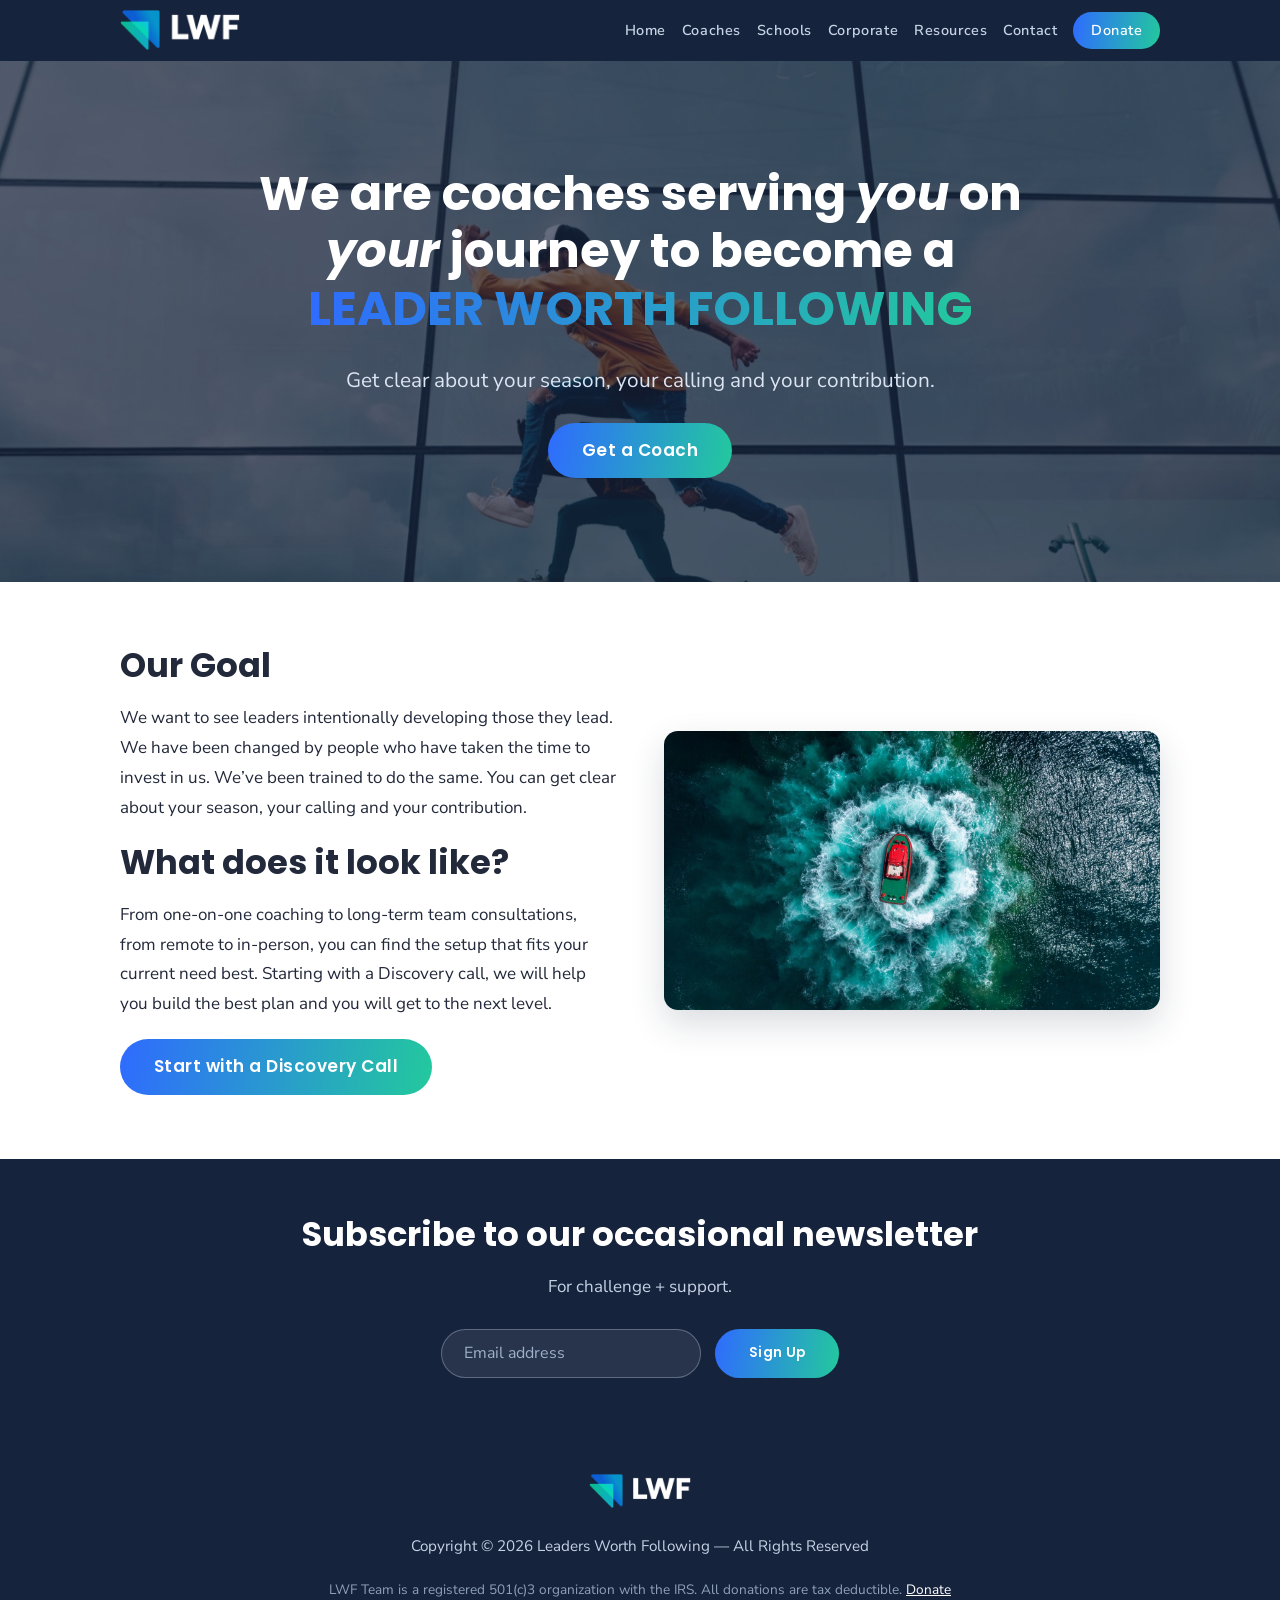
<file: index.html>
<!DOCTYPE html>
<html lang="en">
<head>
  <meta charset="utf-8">
  <meta name="viewport" content="width=device-width, initial-scale=1">
  <title>Leaders Worth Following - Leadership, Coaching</title>
  <meta name="description" content="You're a leader worth following; find your coach here to clarify your leadership contribution.">
  <link rel="icon" type="image/png" href="/assets/img/favicon.png">
  <link rel="preconnect" href="https://fonts.googleapis.com">
  <link rel="preconnect" href="https://fonts.gstatic.com" crossorigin>
  <link href="https://fonts.googleapis.com/css2?family=Nunito+Sans:wght@400;600;700&family=Poppins:wght@600;700&display=swap" rel="stylesheet">
  <link rel="stylesheet" href="/assets/css/style.css">
</head>
<body>
  <header class="site-header">
    <div class="wrap">
      <a class="brand" href="/"><img src="/assets/img/lwf-logo-white.png" alt="Leaders Worth Following"></a>
      <nav class="site-nav">
        <a href="/">Home</a>
        <a href="/coaches">Coaches</a>
        <a href="/schools">Schools</a>
        <a href="/corporate">Corporate</a>
        <a href="/resources">Resources</a>
        <a href="/contact">Contact</a>
        <a class="donate" href="/donate">Donate</a>
      </nav>
    </div>
  </header>

  <section class="hero">
    <div class="bg" style="background-image:url('/assets/img/hero-leap.jpg')"></div>
    <div class="inner">
      <h1>We are coaches serving <em>you</em> on <em>your</em> journey to become a <span class="grad-text">LEADER WORTH FOLLOWING</span></h1>
      <p class="lead">Get clear about your season, your calling and your contribution.</p>
      <a class="btn" href="/contact">Get a Coach</a>
    </div>
  </section>

  <section>
    <div class="wrap cols-2">
      <div>
        <h2>Our Goal</h2>
        <p>We want to see leaders intentionally developing those they lead. We have been changed by people who have taken the time to invest in us. We&rsquo;ve been trained to do the same. You can get clear about your season, your calling and your contribution.</p>
        <h2>What does it look like?</h2>
        <p>From one-on-one coaching to long-term team consultations, from remote to in-person, you can find the setup that fits your current need best. Starting with a Discovery call, we will help you build the best plan and you will get to the next level.</p>
        <a class="btn" href="/contact">Start with a Discovery Call</a>
      </div>
      <img class="rounded" src="/assets/img/home-goal.jpg" alt="Leaders in conversation">
    </div>
  </section>

  <section class="cta-band">
    <h2>Subscribe to our occasional newsletter</h2>
    <p>For challenge + support.</p>
    <form class="band-form" id="news-form" novalidate="">
      <input type="email" name="email" placeholder="Email address" required aria-label="Email address">
      <button class="btn" type="submit">Sign Up</button>
    </form>
    <p class="form-ok" id="news-ok" hidden>You&rsquo;re on the list.</p>
  </section>

  <script>
    (function () {
      const form = document.getElementById('news-form'), ok = document.getElementById('news-ok');
      if (localStorage.getItem('lwf-newsletter-done')) { form.hidden = true; ok.hidden = false; return; }
      form.addEventListener('submit', function (e) {
        e.preventDefault();
        if (!form.reportValidity()) return;
        const b = new FormData();
        b.append('emailAddress', form.email.value.trim());
        fetch('https://docs.google.com/forms/d/e/1FAIpQLSeVkGFbYw2uEzGu57V3dZ8wBdSlFuAIHmBQaAV0Bn9Tawet4A/formResponse', { method: 'POST', mode: 'no-cors', body: b }).catch(() => {});
        localStorage.setItem('lwf-newsletter-done', '1');
        form.hidden = true; ok.hidden = false;
      });
    })();
  </script>

  <footer class="site-footer">
    <img src="/assets/img/lwf-logo-white.png" alt="">
    <p>Copyright &copy; 2026 Leaders Worth Following &mdash; All Rights Reserved</p>
    <p class="small">LWF Team is a registered 501(c)3 organization with the IRS. All donations are tax deductible. <a href="/donate">Donate</a></p>
  </footer>
</body>
</html>
</file>
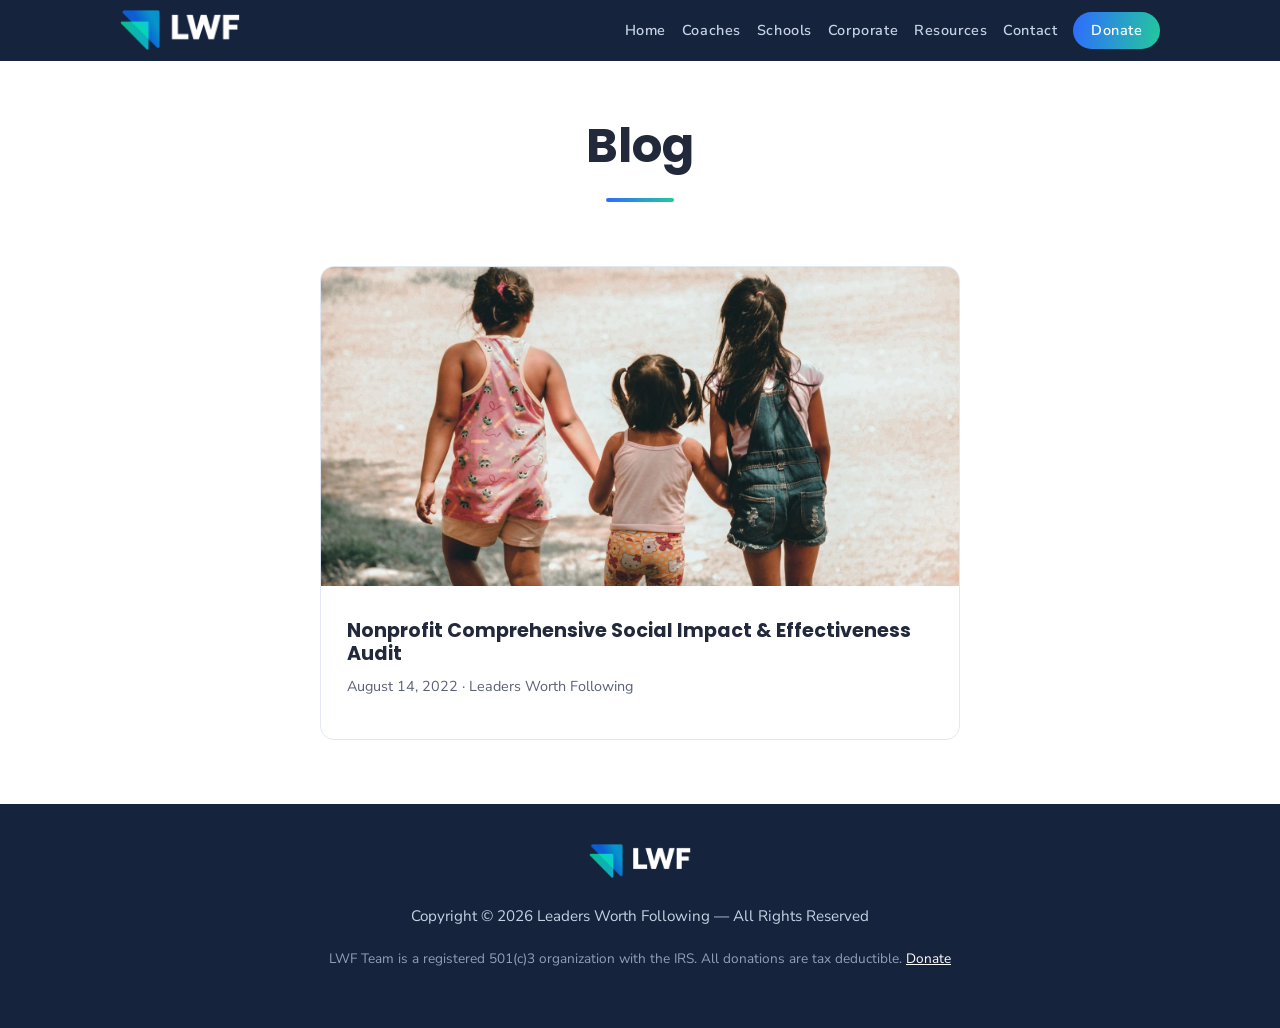
<file: blog/index.html>
<!DOCTYPE html>
<html lang="en">
<head>
  <meta charset="utf-8">
  <meta name="viewport" content="width=device-width, initial-scale=1">
  <title>Blog | Leaders Worth Following</title>
  <meta name="description" content="Writing from the Leaders Worth Following team.">
  <link rel="icon" type="image/png" href="/assets/img/favicon.png">
  <link rel="preconnect" href="https://fonts.googleapis.com">
  <link rel="preconnect" href="https://fonts.gstatic.com" crossorigin>
  <link href="https://fonts.googleapis.com/css2?family=Nunito+Sans:wght@400;600;700&family=Poppins:wght@600;700&display=swap" rel="stylesheet">
  <link rel="stylesheet" href="/assets/css/style.css">
</head>
<body>
  <header class="site-header">
    <div class="wrap">
      <a class="brand" href="/"><img src="/assets/img/lwf-logo-white.png" alt="Leaders Worth Following"></a>
      <nav class="site-nav">
        <a href="/">Home</a>
        <a href="/coaches">Coaches</a>
        <a href="/schools">Schools</a>
        <a href="/corporate">Corporate</a>
        <a href="/resources">Resources</a>
        <a href="/contact">Contact</a>
        <a class="donate" href="/donate">Donate</a>
      </nav>
    </div>
  </header>

  <section class="page-title">
    <h1>Blog</h1>
    <hr class="rule">
  </section>

  <section>
    <div class="wrap">
      <a class="post-card" href="/blog/f/nonprofit-comprehensive-social-impact-effectiveness-audit">
        <img src="/assets/img/blog-nonprofit.jpg" alt="An adult and child walking together outdoors">
        <div class="pad">
          <h3>Nonprofit Comprehensive Social Impact &amp; Effectiveness Audit</h3>
          <p class="date">August 14, 2022 &middot; Leaders Worth Following</p>
        </div>
      </a>
    </div>
  </section>

  <footer class="site-footer">
    <img src="/assets/img/lwf-logo-white.png" alt="">
    <p>Copyright &copy; 2026 Leaders Worth Following &mdash; All Rights Reserved</p>
    <p class="small">LWF Team is a registered 501(c)3 organization with the IRS. All donations are tax deductible. <a href="/donate">Donate</a></p>
  </footer>
</body>
</html>
</file>
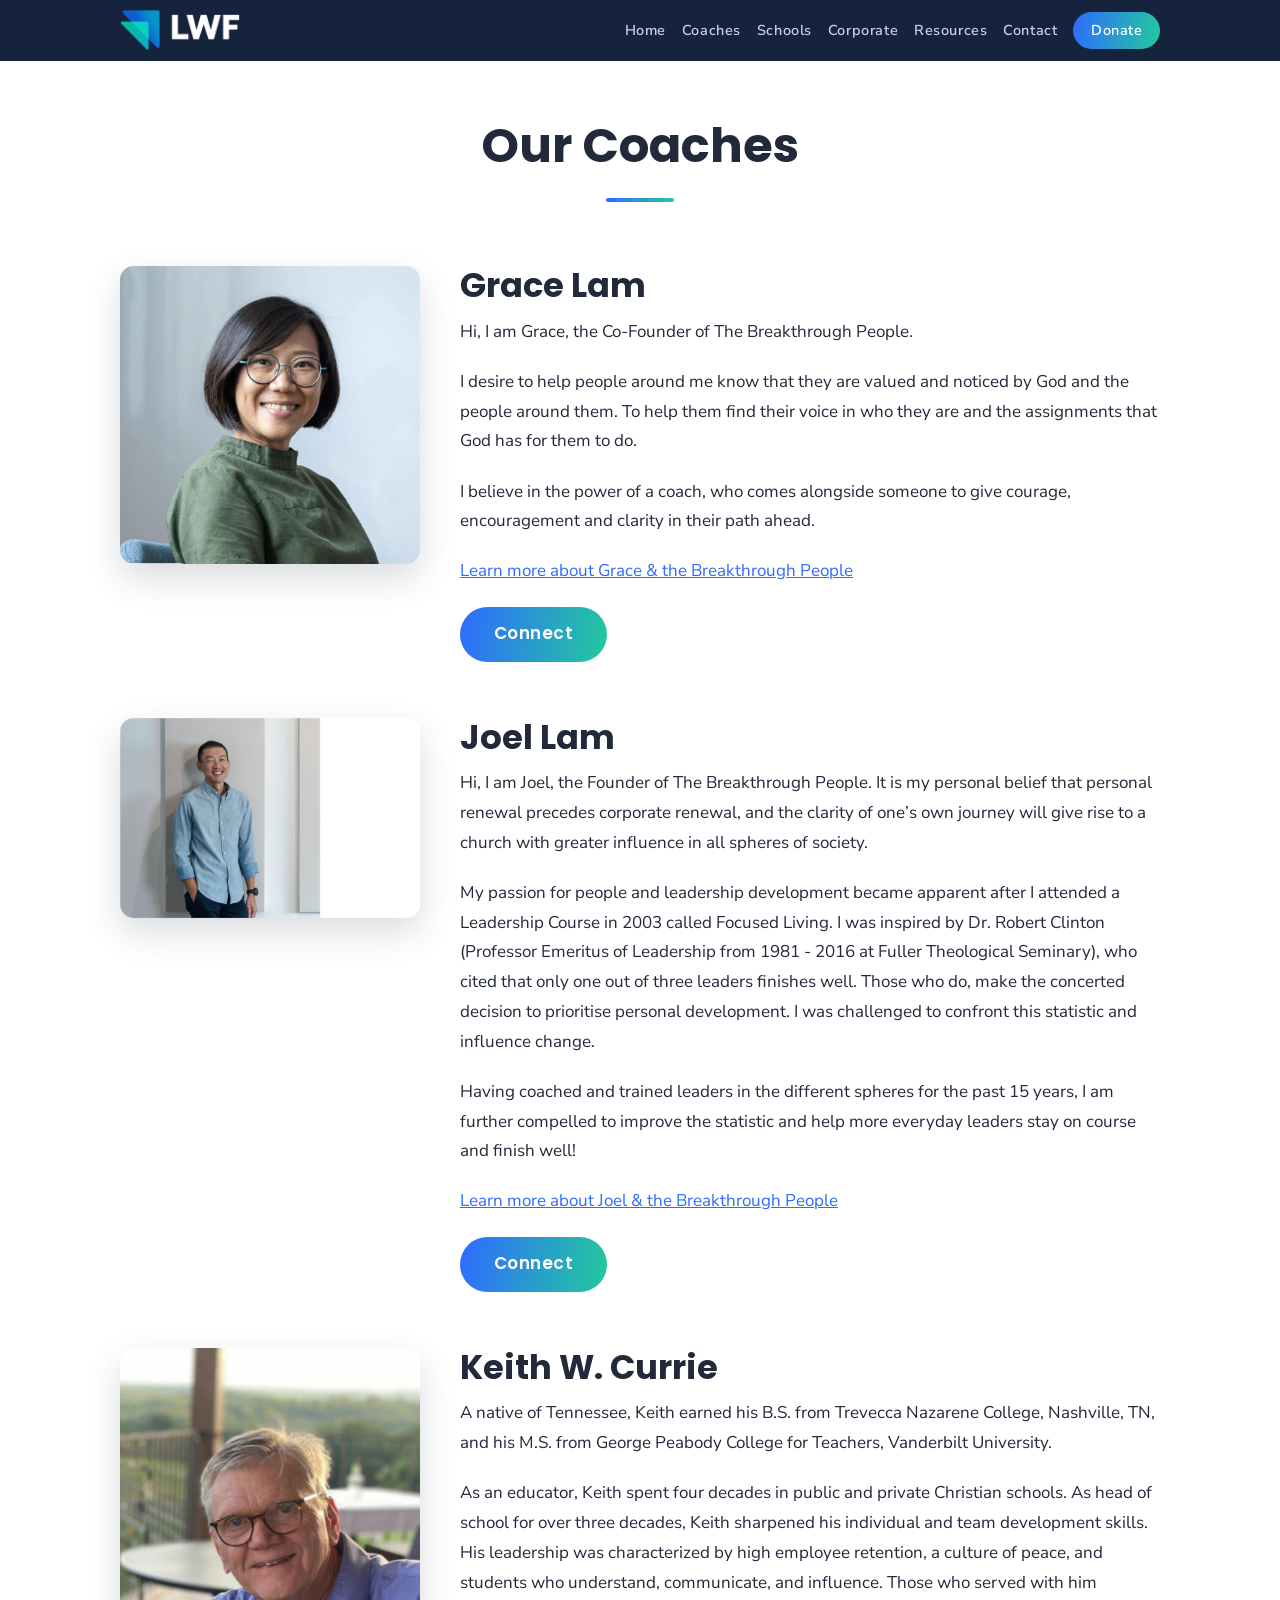
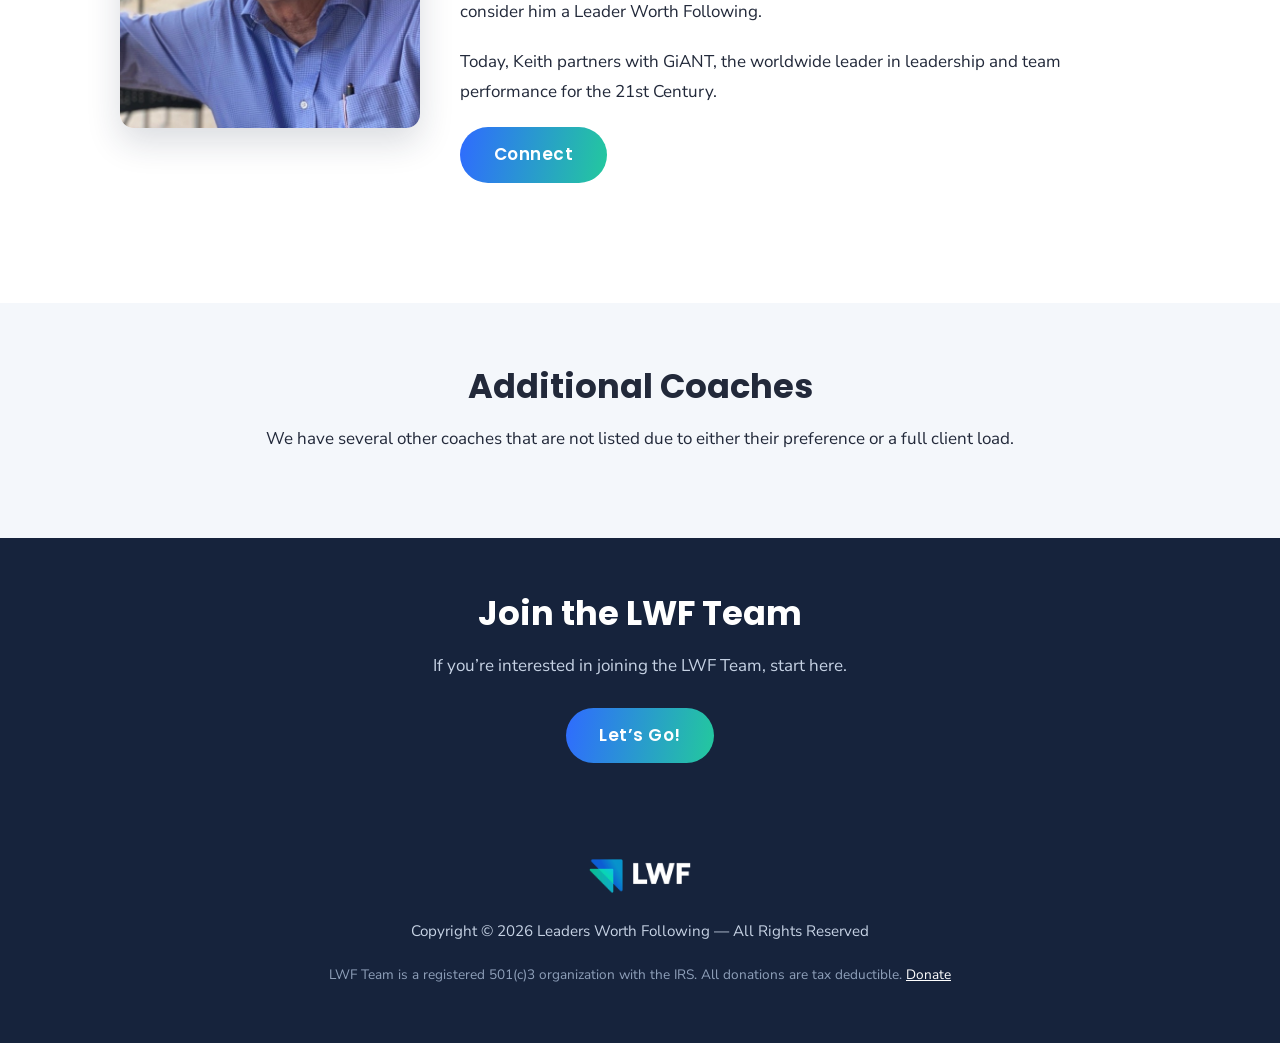
<file: coaches.html>
<!DOCTYPE html>
<html lang="en">
<head>
  <meta charset="utf-8">
  <meta name="viewport" content="width=device-width, initial-scale=1">
  <title>Coaches</title>
  <meta name="description" content="Discover expert leadership coaching services at Leaders Worth Following, promoting personal development and empowering you on your journey to success.">
  <link rel="icon" type="image/png" href="/assets/img/favicon.png">
  <link rel="preconnect" href="https://fonts.googleapis.com">
  <link rel="preconnect" href="https://fonts.gstatic.com" crossorigin>
  <link href="https://fonts.googleapis.com/css2?family=Nunito+Sans:wght@400;600;700&family=Poppins:wght@600;700&display=swap" rel="stylesheet">
  <link rel="stylesheet" href="/assets/css/style.css">
</head>
<body>
  <header class="site-header">
    <div class="wrap">
      <a class="brand" href="/"><img src="/assets/img/lwf-logo-white.png" alt="Leaders Worth Following"></a>
      <nav class="site-nav">
        <a href="/">Home</a>
        <a href="/coaches">Coaches</a>
        <a href="/schools">Schools</a>
        <a href="/corporate">Corporate</a>
        <a href="/resources">Resources</a>
        <a href="/contact">Contact</a>
        <a class="donate" href="/donate">Donate</a>
      </nav>
    </div>
  </header>

  <section class="page-title">
    <h1>Our Coaches</h1>
    <hr class="rule">
  </section>

  <section>
    <div class="wrap">
      <div class="coach">
        <img src="/assets/img/coach-grace.jpg" alt="Grace Lam">
        <div>
          <h2>Grace Lam</h2>
          <p>Hi, I am Grace, the Co-Founder of The Breakthrough People.</p>
          <p>I desire to help people around me know that they are valued and noticed by God and the people around them. To help them find their voice in who they are and the assignments that God has for them to do.</p>
          <p>I believe in the power of a coach, who comes alongside someone to give courage, encouragement and clarity in their path ahead.</p>
          <p><a href="https://thebreakthroughpeople.com">Learn more about Grace &amp; the Breakthrough People</a></p>
          <a class="btn" href="/contact">Connect</a>
        </div>
      </div>

      <div class="coach">
        <img src="/assets/img/coach-joel.jpg" alt="Joel Lam">
        <div>
          <h2>Joel Lam</h2>
          <p>Hi, I am Joel, the Founder of The Breakthrough People. It is my personal belief that personal renewal precedes corporate renewal, and the clarity of one&rsquo;s own journey will give rise to a church with greater influence in all spheres of society.</p>
          <p>My passion for people and leadership development became apparent after I attended a Leadership Course in 2003 called Focused Living. I was inspired by Dr. Robert Clinton (Professor Emeritus of Leadership from 1981 - 2016 at Fuller Theological Seminary), who cited that only one out of three leaders finishes well. Those who do, make the concerted decision to prioritise personal development. I was challenged to confront this statistic and influence change.</p>
          <p>Having coached and trained leaders in the different spheres for the past 15 years, I am further compelled to improve the statistic and help more everyday leaders stay on course and finish well!</p>
          <p><a href="https://thebreakthroughpeople.com">Learn more about Joel &amp; the Breakthrough People</a></p>
          <a class="btn" href="/contact">Connect</a>
        </div>
      </div>

      <div class="coach">
        <img src="/assets/img/coach-keith.jpg" alt="Keith W. Currie">
        <div>
          <h2>Keith W. Currie</h2>
          <p>A native of Tennessee, Keith earned his B.S. from Trevecca Nazarene College, Nashville, TN, and his M.S. from George Peabody College for Teachers, Vanderbilt University.</p>
          <p>As an educator, Keith spent four decades in public and private Christian schools. As head of school for over three decades, Keith sharpened his individual and team development skills. His leadership was characterized by high employee retention, a culture of peace, and students who understand, communicate, and influence. Those who served with him consider him a Leader Worth Following.</p>
          <p>Today, Keith partners with GiANT, the worldwide leader in leadership and team performance for the 21st Century.</p>
          <a class="btn" href="/contact">Connect</a>
        </div>
      </div>
    </div>
  </section>

  <section class="alt">
    <div class="wrap" style="text-align:center">
      <h2>Additional Coaches</h2>
      <p>We have several other coaches that are not listed due to either their preference or a full client load.</p>
    </div>
  </section>

  <section class="cta-band">
    <h2>Join the LWF Team</h2>
    <p>If you&rsquo;re interested in joining the LWF Team, start here.</p>
    <a class="btn" href="/contact">Let&rsquo;s Go!</a>
  </section>

  <footer class="site-footer">
    <img src="/assets/img/lwf-logo-white.png" alt="">
    <p>Copyright &copy; 2026 Leaders Worth Following &mdash; All Rights Reserved</p>
    <p class="small">LWF Team is a registered 501(c)3 organization with the IRS. All donations are tax deductible. <a href="/donate">Donate</a></p>
  </footer>
</body>
</html>
</file>
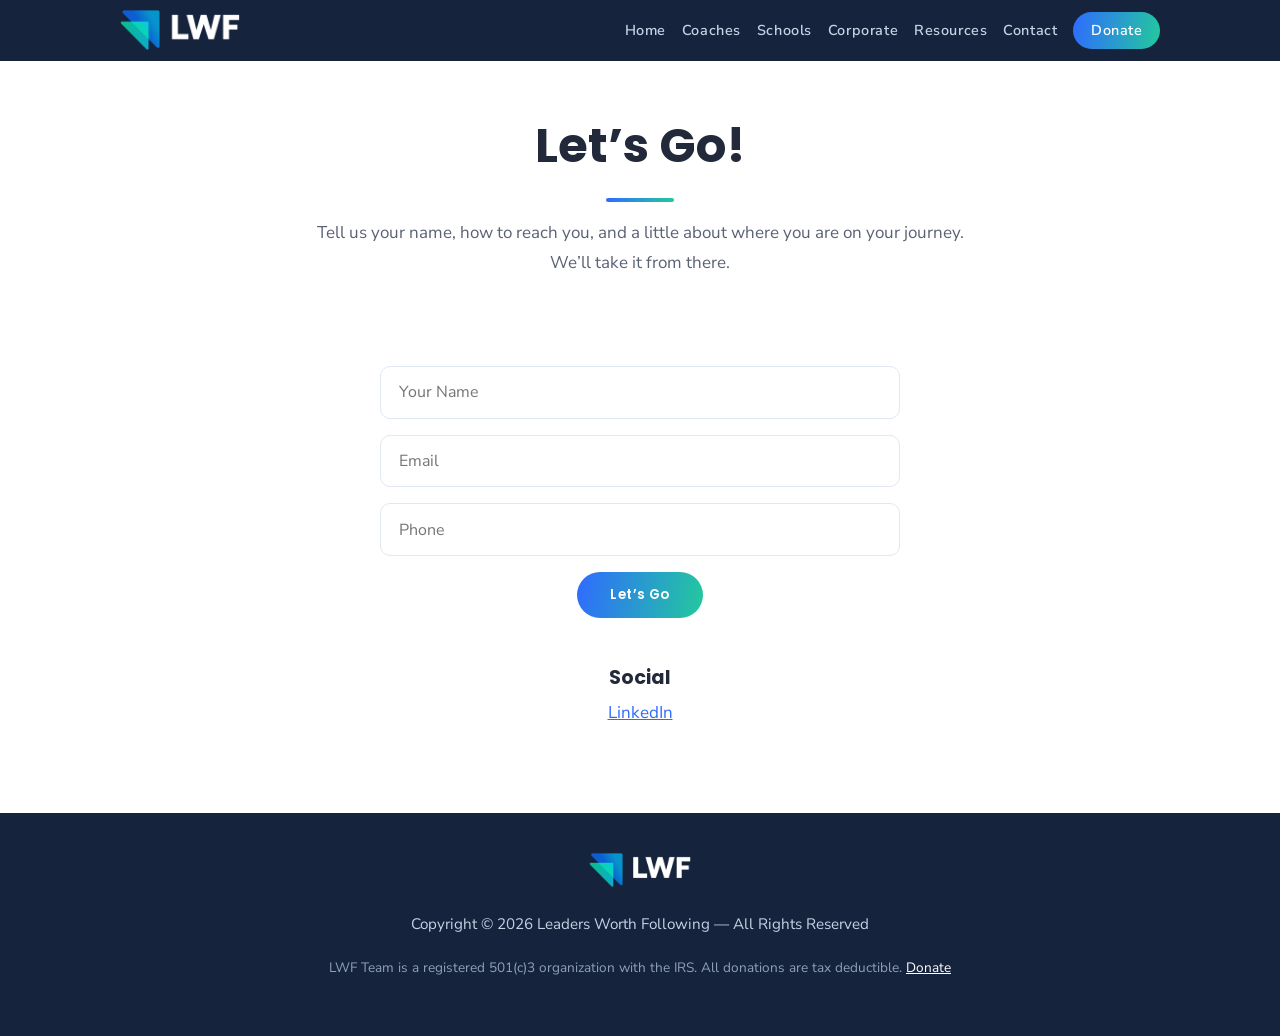
<file: contact.html>
<!DOCTYPE html>
<html lang="en">
<head>
  <meta charset="utf-8">
  <meta name="viewport" content="width=device-width, initial-scale=1">
  <title>Contact | Leaders Worth Following</title>
  <meta name="description" content="Get a coach — contact Leaders Worth Following to start your journey.">
  <link rel="icon" type="image/png" href="/assets/img/favicon.png">
  <link rel="preconnect" href="https://fonts.googleapis.com">
  <link rel="preconnect" href="https://fonts.gstatic.com" crossorigin>
  <link href="https://fonts.googleapis.com/css2?family=Nunito+Sans:wght@400;600;700&family=Poppins:wght@600;700&display=swap" rel="stylesheet">
  <link rel="stylesheet" href="/assets/css/style.css">
</head>
<body>
  <header class="site-header">
    <div class="wrap">
      <a class="brand" href="/"><img src="/assets/img/lwf-logo-white.png" alt="Leaders Worth Following"></a>
      <nav class="site-nav">
        <a href="/">Home</a>
        <a href="/coaches">Coaches</a>
        <a href="/schools">Schools</a>
        <a href="/corporate">Corporate</a>
        <a href="/resources">Resources</a>
        <a href="/contact">Contact</a>
        <a class="donate" href="/donate">Donate</a>
      </nav>
    </div>
  </header>

  <section class="page-title">
    <h1>Let&rsquo;s Go!</h1>
    <hr class="rule">
    <p class="lede">Tell us your name, how to reach you, and a little about where you are on your journey. We&rsquo;ll take it from there.</p>
  </section>

  <section>
    <div class="wrap" style="max-width:560px;text-align:center">
      <form class="nform" id="coach-form" novalidate="">
        <input type="text" name="name" placeholder="Your Name" required aria-label="Your Name">
        <input type="email" name="email" placeholder="Email" required aria-label="Email">
        <input type="tel" name="phone" placeholder="Phone" required aria-label="Phone">
        <button class="btn" type="submit">Let&rsquo;s Go</button>
      </form>
      <p class="form-ok" id="coach-ok" hidden>Thanks &mdash; we&rsquo;ll be in touch!</p>
      <h3 style="margin-top:3rem">Social</h3>
      <p><a href="https://www.linkedin.com/in/trishcurrie/">LinkedIn</a></p>
    </div>

    <script>
      document.getElementById('coach-form').addEventListener('submit', function (e) {
        e.preventDefault();
        const f = e.target;
        if (!f.reportValidity()) return;
        const b = new FormData();
        b.append('emailAddress', f.email.value.trim());
        b.append('entry.1873403862', f.name.value.trim());
        b.append('entry.1935784512', f.phone.value.trim());
        fetch('https://docs.google.com/forms/d/e/1FAIpQLScEg5l8jsZ2nyHcnkPVvxTx6Yb9D_2xAIkAr9GwGTCXqerQ7Q/formResponse', { method: 'POST', mode: 'no-cors', body: b }).catch(() => {});
        f.hidden = true;
        document.getElementById('coach-ok').hidden = false;
      });
    </script>
  </section>

  <footer class="site-footer">
    <img src="/assets/img/lwf-logo-white.png" alt="">
    <p>Copyright &copy; 2026 Leaders Worth Following &mdash; All Rights Reserved</p>
    <p class="small">LWF Team is a registered 501(c)3 organization with the IRS. All donations are tax deductible. <a href="/donate">Donate</a></p>
  </footer>
</body>
</html>
</file>
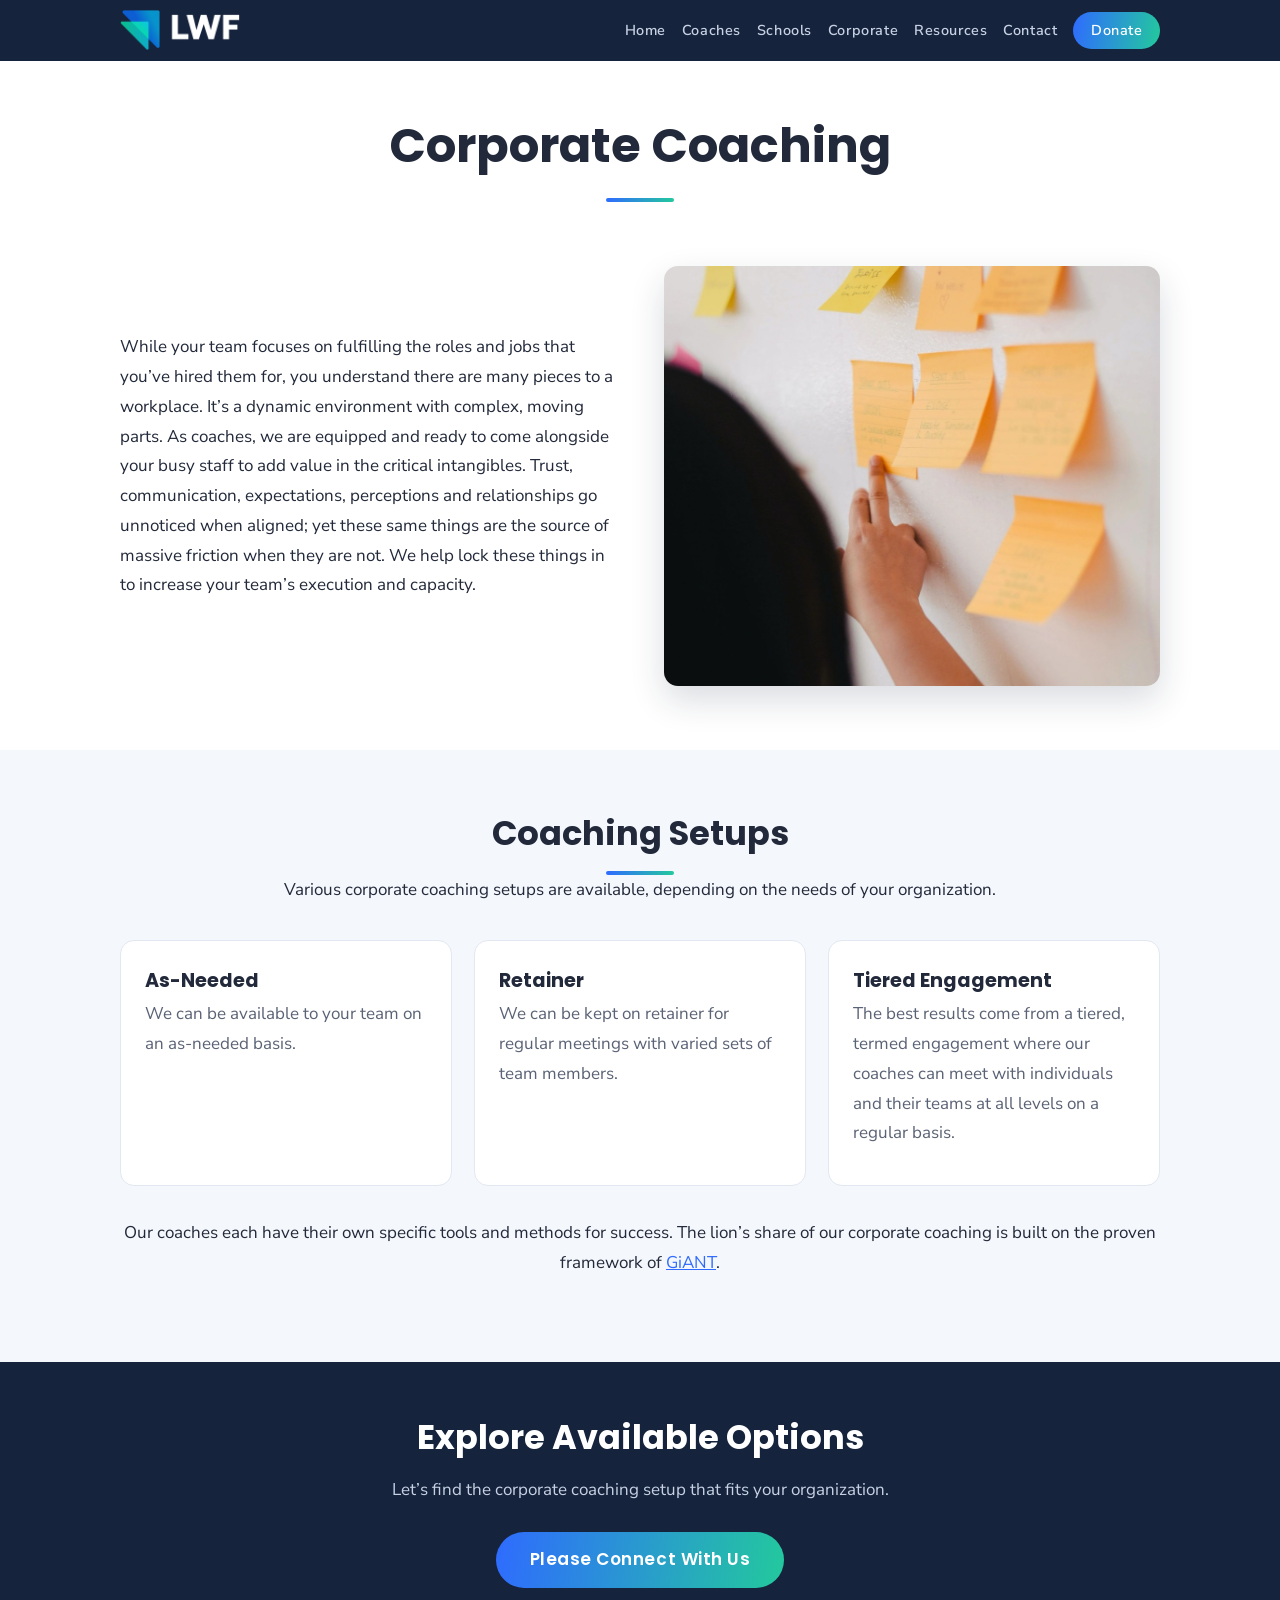
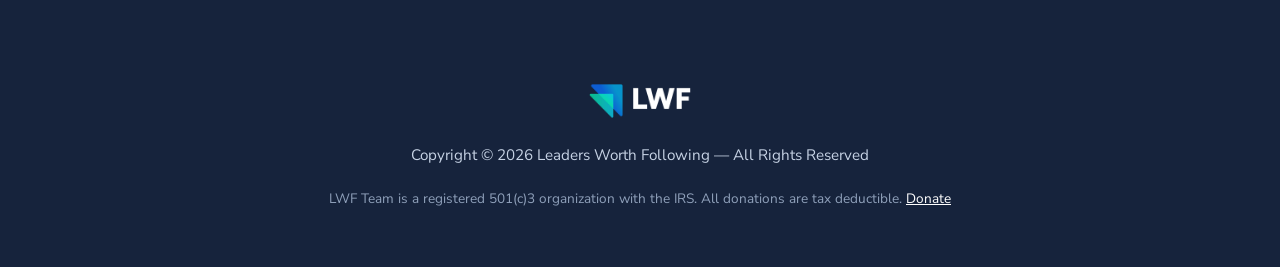
<file: corporate.html>
<!DOCTYPE html>
<html lang="en">
<head>
  <meta charset="utf-8">
  <meta name="viewport" content="width=device-width, initial-scale=1">
  <title>Corporate | Leaders Worth Following</title>
  <meta name="description" content="Corporate coaching from Leaders Worth Following — building trust, communication and capacity in your team.">
  <link rel="icon" type="image/png" href="/assets/img/favicon.png">
  <link rel="preconnect" href="https://fonts.googleapis.com">
  <link rel="preconnect" href="https://fonts.gstatic.com" crossorigin>
  <link href="https://fonts.googleapis.com/css2?family=Nunito+Sans:wght@400;600;700&family=Poppins:wght@600;700&display=swap" rel="stylesheet">
  <link rel="stylesheet" href="/assets/css/style.css">
</head>
<body>
  <header class="site-header">
    <div class="wrap">
      <a class="brand" href="/"><img src="/assets/img/lwf-logo-white.png" alt="Leaders Worth Following"></a>
      <nav class="site-nav">
        <a href="/">Home</a>
        <a href="/coaches">Coaches</a>
        <a href="/schools">Schools</a>
        <a href="/corporate">Corporate</a>
        <a href="/resources">Resources</a>
        <a href="/contact">Contact</a>
        <a class="donate" href="/donate">Donate</a>
      </nav>
    </div>
  </header>

  <section class="page-title">
    <h1>Corporate Coaching</h1>
    <hr class="rule">
  </section>

  <section>
    <div class="wrap cols-2">
      <div>
        <p>While your team focuses on fulfilling the roles and jobs that you&rsquo;ve hired them for, you understand there are many pieces to a workplace. It&rsquo;s a dynamic environment with complex, moving parts. As coaches, we are equipped and ready to come alongside your busy staff to add value in the critical intangibles. Trust, communication, expectations, perceptions and relationships go unnoticed when aligned; yet these same things are the source of massive friction when they are not. We help lock these things in to increase your team&rsquo;s execution and capacity.</p>
      </div>
      <img class="rounded fit" src="/assets/img/corporate-team.jpg" alt="A team collaborating around a laptop">
    </div>
  </section>

  <section class="alt">
    <div class="wrap">
      <div class="section-head">
        <h2>Coaching Setups</h2>
        <hr class="rule">
        <p class="lede">Various corporate coaching setups are available, depending on the needs of your organization.</p>
      </div>
      <div class="card-grid">
        <div class="card">
          <h3>As-Needed</h3>
          <p>We can be available to your team on an as-needed basis.</p>
        </div>
        <div class="card">
          <h3>Retainer</h3>
          <p>We can be kept on retainer for regular meetings with varied sets of team members.</p>
        </div>
        <div class="card">
          <h3>Tiered Engagement</h3>
          <p>The best results come from a tiered, termed engagement where our coaches can meet with individuals and their teams at all levels on a regular basis.</p>
        </div>
      </div>
      <p style="text-align:center;margin-top:2rem">Our coaches each have their own specific tools and methods for success. The lion&rsquo;s share of our corporate coaching is built on the proven framework of <a href="https://www.giant.tv/100xleader">GiANT</a>.</p>
    </div>
  </section>

  <section class="cta-band">
    <h2>Explore Available Options</h2>
    <p>Let&rsquo;s find the corporate coaching setup that fits your organization.</p>
    <a class="btn" href="/contact">Please Connect With Us</a>
  </section>

  <footer class="site-footer">
    <img src="/assets/img/lwf-logo-white.png" alt="">
    <p>Copyright &copy; 2026 Leaders Worth Following &mdash; All Rights Reserved</p>
    <p class="small">LWF Team is a registered 501(c)3 organization with the IRS. All donations are tax deductible. <a href="/donate">Donate</a></p>
  </footer>
</body>
</html>
</file>
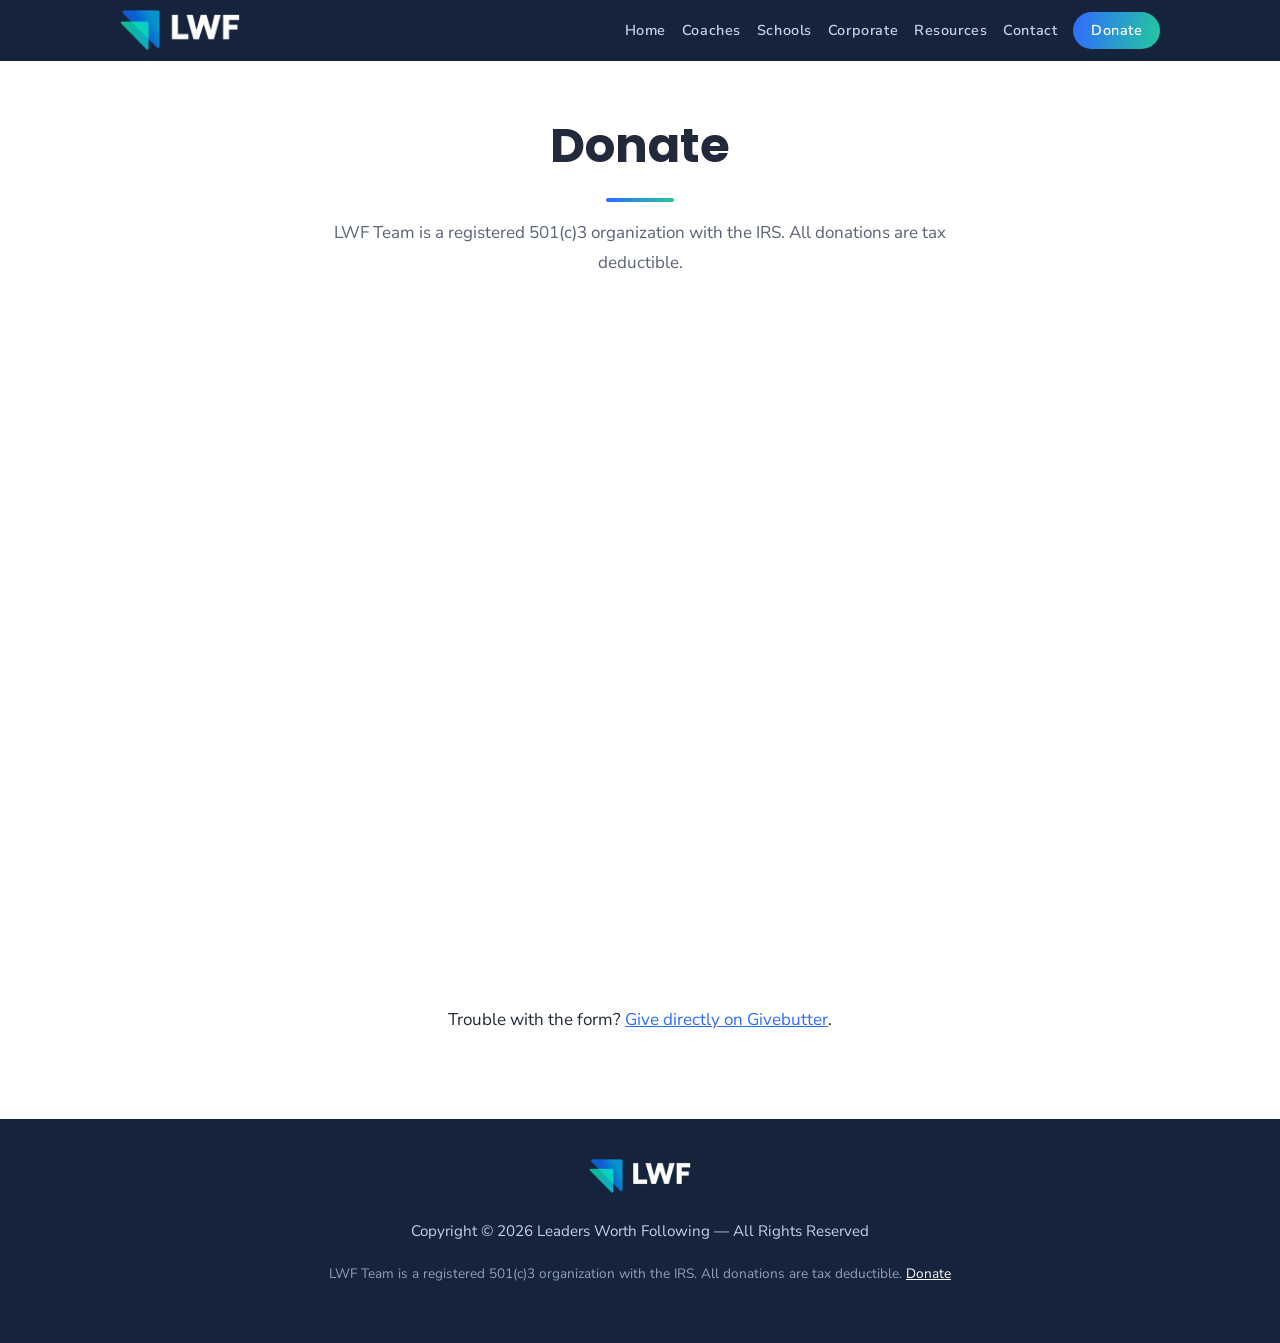
<file: donate.html>
<!DOCTYPE html>
<html lang="en">
<head>
  <meta charset="utf-8">
  <meta name="viewport" content="width=device-width, initial-scale=1">
  <title>Donate | Leaders Worth Following</title>
  <meta name="description" content="Support Leaders Worth Following — a registered 501(c)3 organization. All donations are tax deductible.">
  <link rel="icon" type="image/png" href="/assets/img/favicon.png">
  <link rel="preconnect" href="https://fonts.googleapis.com">
  <link rel="preconnect" href="https://fonts.gstatic.com" crossorigin>
  <link href="https://fonts.googleapis.com/css2?family=Nunito+Sans:wght@400;600;700&family=Poppins:wght@600;700&display=swap" rel="stylesheet">
  <link rel="stylesheet" href="/assets/css/style.css">
</head>
<body>
  <header class="site-header">
    <div class="wrap">
      <a class="brand" href="/"><img src="/assets/img/lwf-logo-white.png" alt="Leaders Worth Following"></a>
      <nav class="site-nav">
        <a href="/">Home</a>
        <a href="/coaches">Coaches</a>
        <a href="/schools">Schools</a>
        <a href="/corporate">Corporate</a>
        <a href="/resources">Resources</a>
        <a href="/contact">Contact</a>
        <a class="donate" href="/donate">Donate</a>
      </nav>
    </div>
  </header>

  <section class="page-title">
    <h1>Donate</h1>
    <hr class="rule">
    <p class="lede">LWF Team is a registered 501(c)3 organization with the IRS. All donations are tax deductible.</p>
  </section>

  <section>
    <div class="embed-center">
      <iframe src="https://givebutter.com/embed/c/lwf" name="givebutter" seamless title="Donate to Leaders Worth Following"></iframe>
    </div>
    <p style="text-align:center">Trouble with the form? <a href="https://givebutter.com/lwf">Give directly on Givebutter</a>.</p>
  </section>

  <footer class="site-footer">
    <img src="/assets/img/lwf-logo-white.png" alt="">
    <p>Copyright &copy; 2026 Leaders Worth Following &mdash; All Rights Reserved</p>
    <p class="small">LWF Team is a registered 501(c)3 organization with the IRS. All donations are tax deductible. <a href="/donate">Donate</a></p>
  </footer>
</body>
</html>
</file>
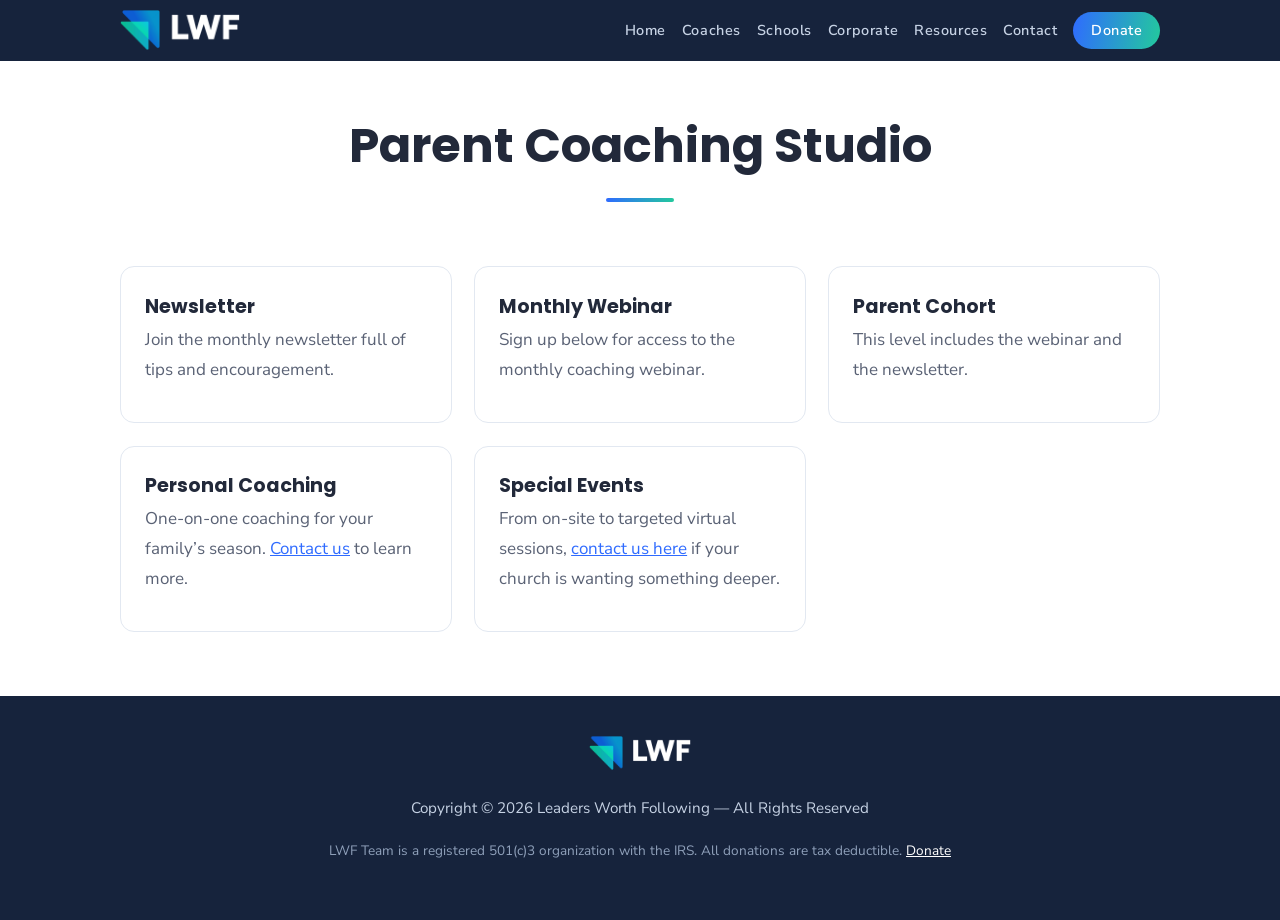
<file: family.html>
<!DOCTYPE html>
<html lang="en">
<head>
  <meta charset="utf-8">
  <meta name="viewport" content="width=device-width, initial-scale=1">
  <title>Parent Coaching Studio | Leaders Worth Following</title>
  <meta name="description" content="Parent coaching from Leaders Worth Following — newsletter, monthly webinar, parent cohort, personal coaching, and special events.">
  <link rel="icon" type="image/png" href="/assets/img/favicon.png">
  <link rel="preconnect" href="https://fonts.googleapis.com">
  <link rel="preconnect" href="https://fonts.gstatic.com" crossorigin>
  <link href="https://fonts.googleapis.com/css2?family=Nunito+Sans:wght@400;600;700&family=Poppins:wght@600;700&display=swap" rel="stylesheet">
  <link rel="stylesheet" href="/assets/css/style.css">
</head>
<body>
  <header class="site-header">
    <div class="wrap">
      <a class="brand" href="/"><img src="/assets/img/lwf-logo-white.png" alt="Leaders Worth Following"></a>
      <nav class="site-nav">
        <a href="/">Home</a>
        <a href="/coaches">Coaches</a>
        <a href="/schools">Schools</a>
        <a href="/corporate">Corporate</a>
        <a href="/resources">Resources</a>
        <a href="/contact">Contact</a>
        <a class="donate" href="/donate">Donate</a>
      </nav>
    </div>
  </header>

  <section class="page-title">
    <h1>Parent Coaching Studio</h1>
    <hr class="rule">
  </section>

  <section>
    <div class="wrap">
      <div class="card-grid">
        <div class="card">
          <h3>Newsletter</h3>
          <p>Join the monthly newsletter full of tips and encouragement.</p>
        </div>
        <div class="card">
          <h3>Monthly Webinar</h3>
          <p>Sign up below for access to the monthly coaching webinar.</p>
        </div>
        <div class="card">
          <h3>Parent Cohort</h3>
          <p>This level includes the webinar and the newsletter.</p>
        </div>
        <div class="card">
          <h3>Personal Coaching</h3>
          <p>One-on-one coaching for your family&rsquo;s season. <a href="/contact">Contact us</a> to learn more.</p>
        </div>
        <div class="card">
          <h3>Special Events</h3>
          <p>From on-site to targeted virtual sessions, <a href="/contact">contact us here</a> if your church is wanting something deeper.</p>
        </div>
      </div>
    </div>
  </section>

  <footer class="site-footer">
    <img src="/assets/img/lwf-logo-white.png" alt="">
    <p>Copyright &copy; 2026 Leaders Worth Following &mdash; All Rights Reserved</p>
    <p class="small">LWF Team is a registered 501(c)3 organization with the IRS. All donations are tax deductible. <a href="/donate">Donate</a></p>
  </footer>
</body>
</html>
</file>
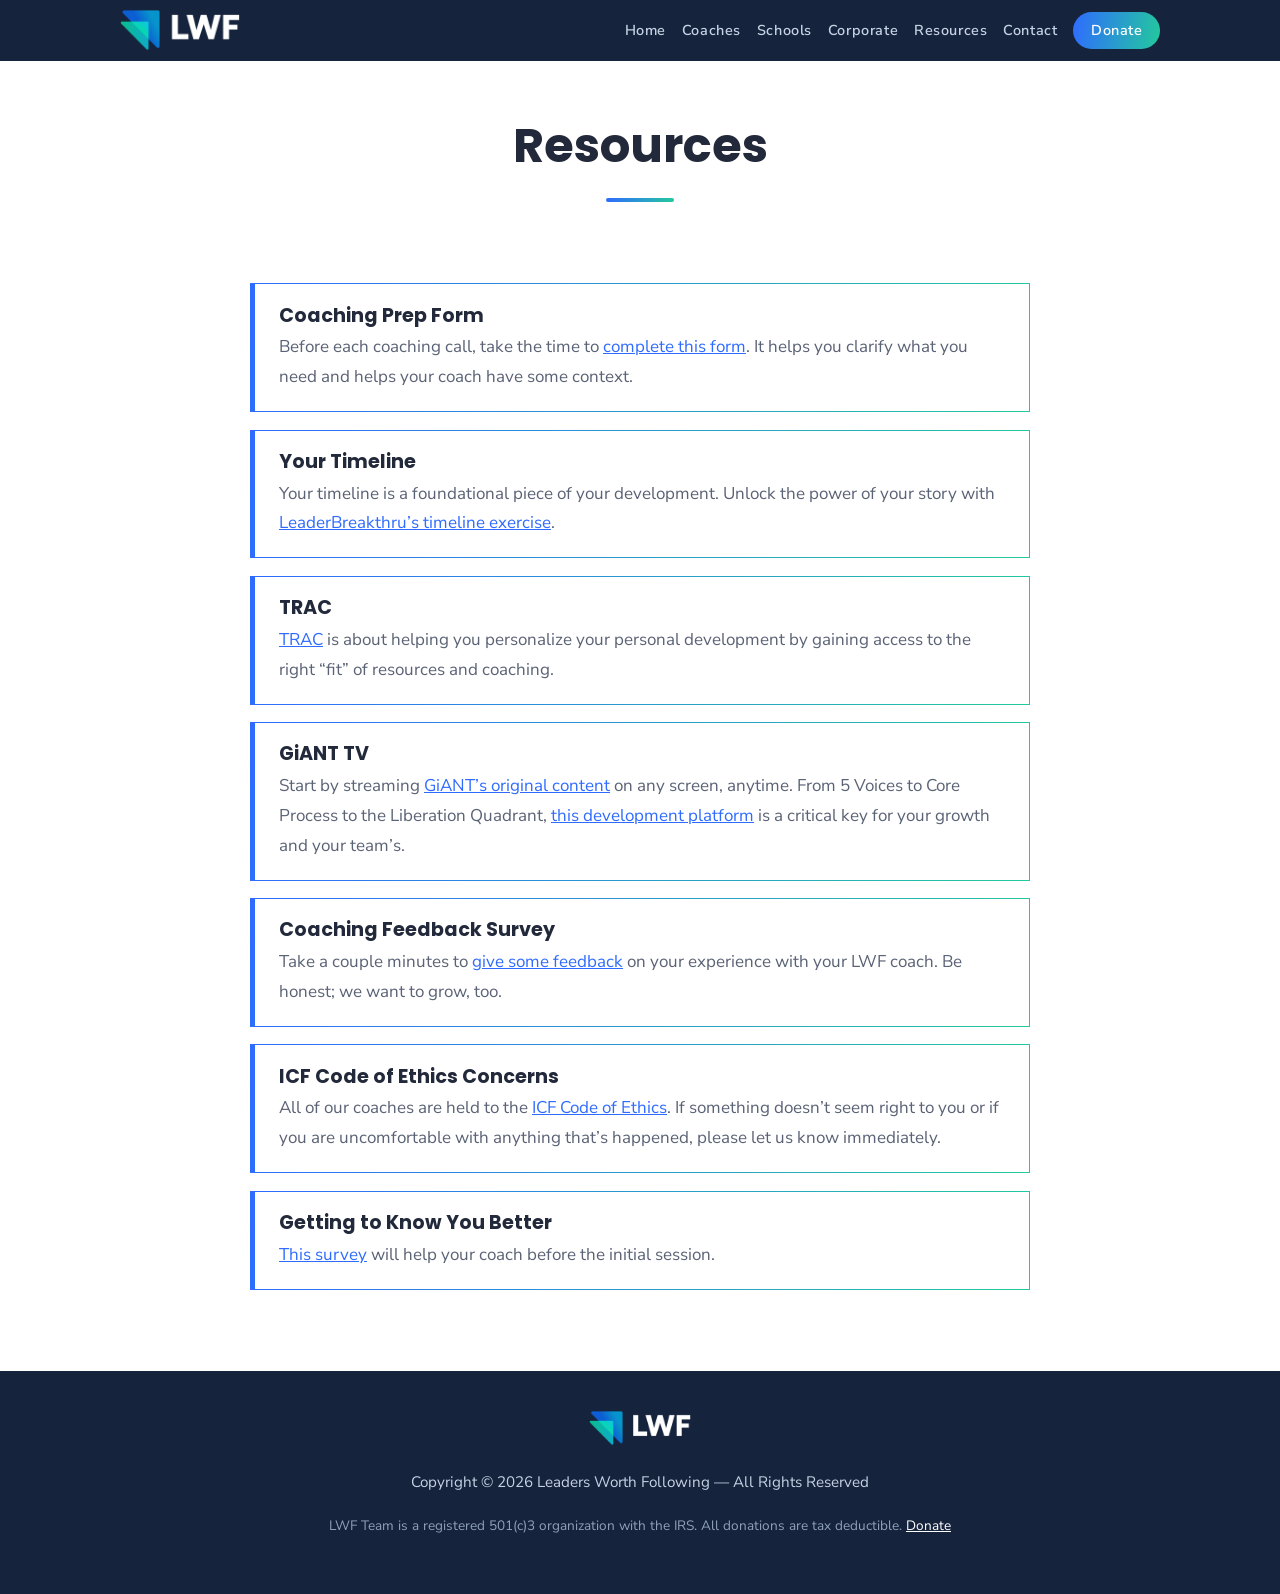
<file: resources.html>
<!DOCTYPE html>
<html lang="en">
<head>
  <meta charset="utf-8">
  <meta name="viewport" content="width=device-width, initial-scale=1">
  <title>Resources | Leaders Worth Following</title>
  <meta name="description" content="Coaching resources from Leaders Worth Following — prep forms, timeline exercises, TRAC, GiANT TV and more.">
  <link rel="icon" type="image/png" href="/assets/img/favicon.png">
  <link rel="preconnect" href="https://fonts.googleapis.com">
  <link rel="preconnect" href="https://fonts.gstatic.com" crossorigin>
  <link href="https://fonts.googleapis.com/css2?family=Nunito+Sans:wght@400;600;700&family=Poppins:wght@600;700&display=swap" rel="stylesheet">
  <link rel="stylesheet" href="/assets/css/style.css">
</head>
<body>
  <header class="site-header">
    <div class="wrap">
      <a class="brand" href="/"><img src="/assets/img/lwf-logo-white.png" alt="Leaders Worth Following"></a>
      <nav class="site-nav">
        <a href="/">Home</a>
        <a href="/coaches">Coaches</a>
        <a href="/schools">Schools</a>
        <a href="/corporate">Corporate</a>
        <a href="/resources">Resources</a>
        <a href="/contact">Contact</a>
        <a class="donate" href="/donate">Donate</a>
      </nav>
    </div>
  </header>

  <section class="page-title">
    <h1>Resources</h1>
    <hr class="rule">
  </section>

  <section>
    <div class="wrap" style="max-width:820px">
      <ul class="link-list">
        <li>
          <h3>Coaching Prep Form</h3>
          <p>Before each coaching call, take the time to <a href="https://docs.google.com/forms/d/e/1FAIpQLSfpgE7mtGogpB56hWbn9XN-JMW7B3ewmt9NZGy5OFLFDD_hNg/viewform">complete this form</a>. It helps you clarify what you need and helps your coach have some context.</p>
        </li>
        <li>
          <h3>Your Timeline</h3>
          <p>Your timeline is a foundational piece of your development. Unlock the power of your story with <a href="https://leaderbreakthru.com/timeline.php">LeaderBreakthru&rsquo;s timeline exercise</a>.</p>
        </li>
        <li>
          <h3>TRAC</h3>
          <p><a href="https://taketrac.com">TRAC</a> is about helping you personalize your personal development by gaining access to the right &ldquo;fit&rdquo; of resources and coaching.</p>
        </li>
        <li>
          <h3>GiANT TV</h3>
          <p>Start by streaming <a href="https://www.giant.tv/100xleader">GiANT&rsquo;s original content</a> on any screen, anytime. From 5 Voices to Core Process to the Liberation Quadrant, <a href="https://www.giant.tv/100xleader">this development platform</a> is a critical key for your growth and your team&rsquo;s.</p>
        </li>
        <li>
          <h3>Coaching Feedback Survey</h3>
          <p>Take a couple minutes to <a href="https://forms.gle/1S1dBtZidF8pHvMs6">give some feedback</a> on your experience with your LWF coach. Be honest; we want to grow, too.</p>
        </li>
        <li>
          <h3>ICF Code of Ethics Concerns</h3>
          <p>All of our coaches are held to the <a href="https://coachingfederation.org/credentialing/coaching-ethics/icf-code-of-ethics/">ICF Code of Ethics</a>. If something doesn&rsquo;t seem right to you or if you are uncomfortable with anything that&rsquo;s happened, please let us know immediately.</p>
        </li>
        <li>
          <h3>Getting to Know You Better</h3>
          <p><a href="https://forms.gle/WN4mCLYSBAdwbZ937">This survey</a> will help your coach before the initial session.</p>
        </li>
      </ul>
    </div>
  </section>

  <footer class="site-footer">
    <img src="/assets/img/lwf-logo-white.png" alt="">
    <p>Copyright &copy; 2026 Leaders Worth Following &mdash; All Rights Reserved</p>
    <p class="small">LWF Team is a registered 501(c)3 organization with the IRS. All donations are tax deductible. <a href="/donate">Donate</a></p>
  </footer>
</body>
</html>
</file>
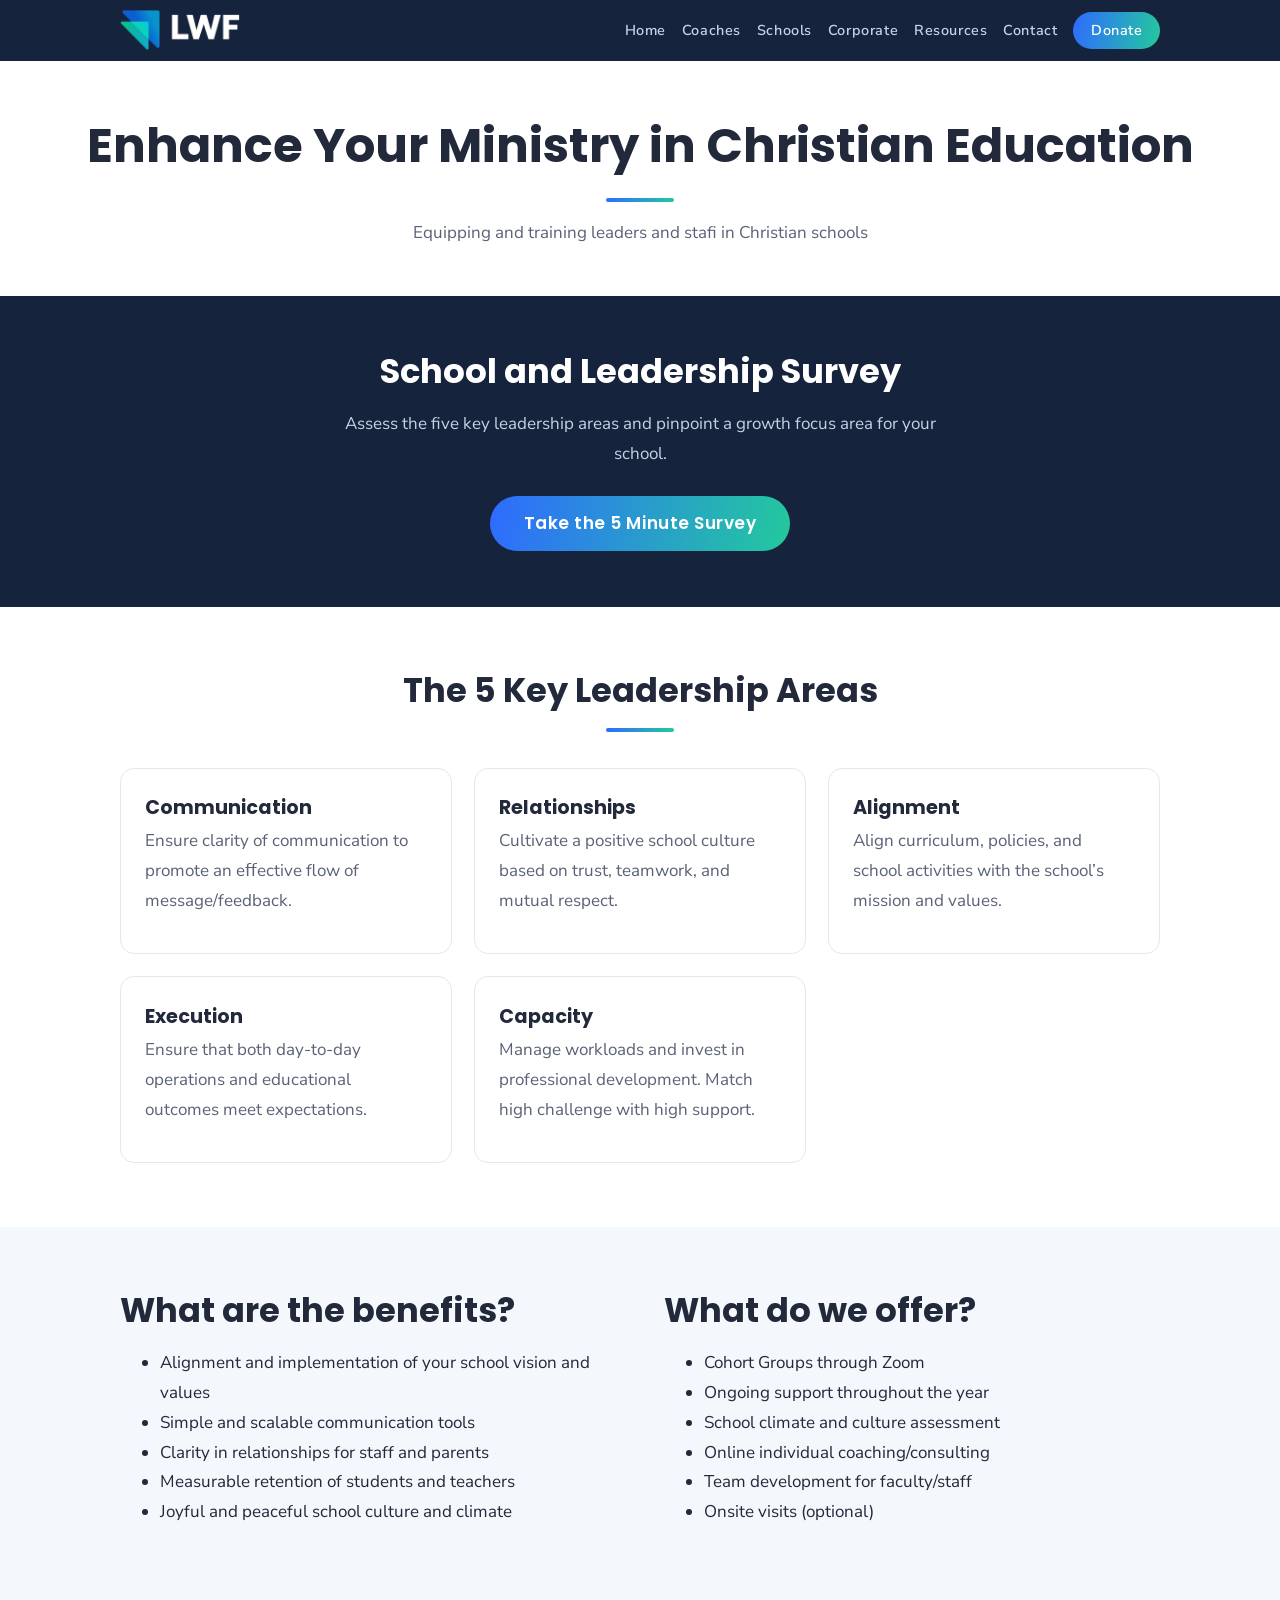
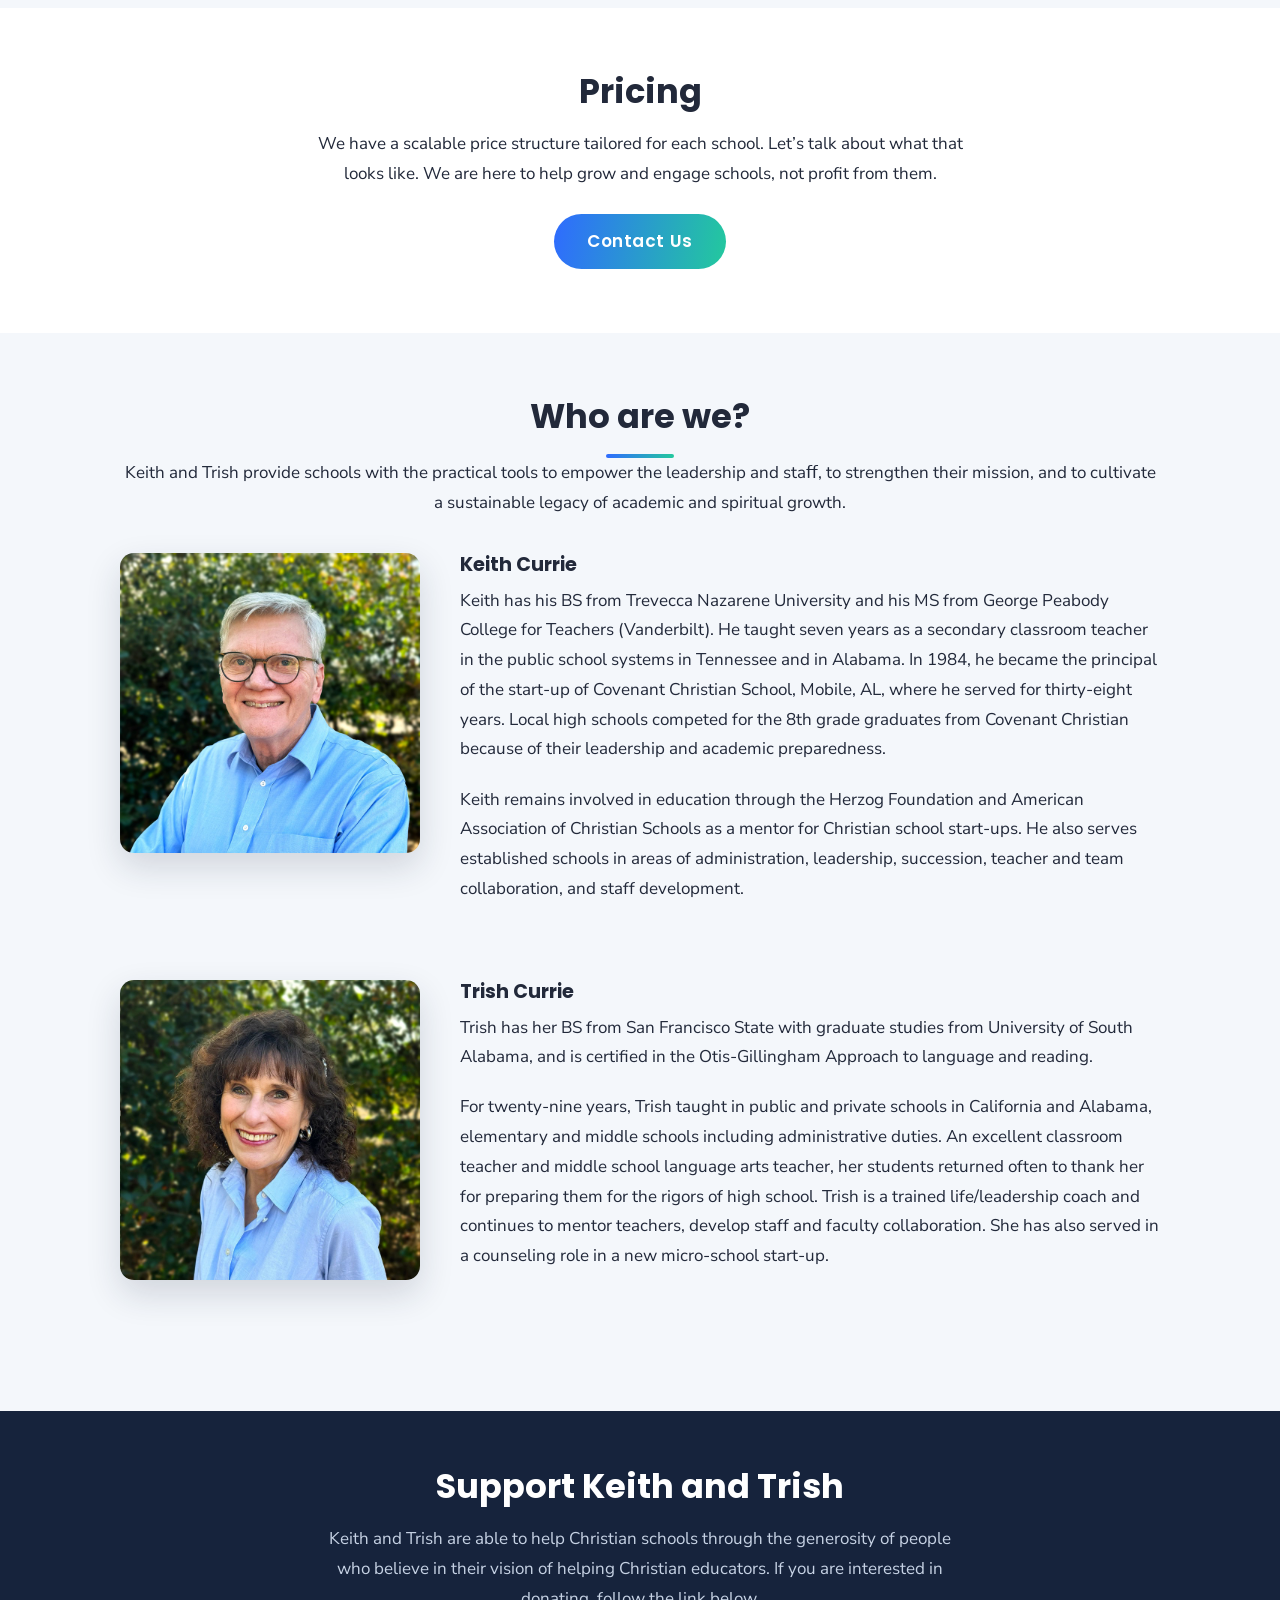
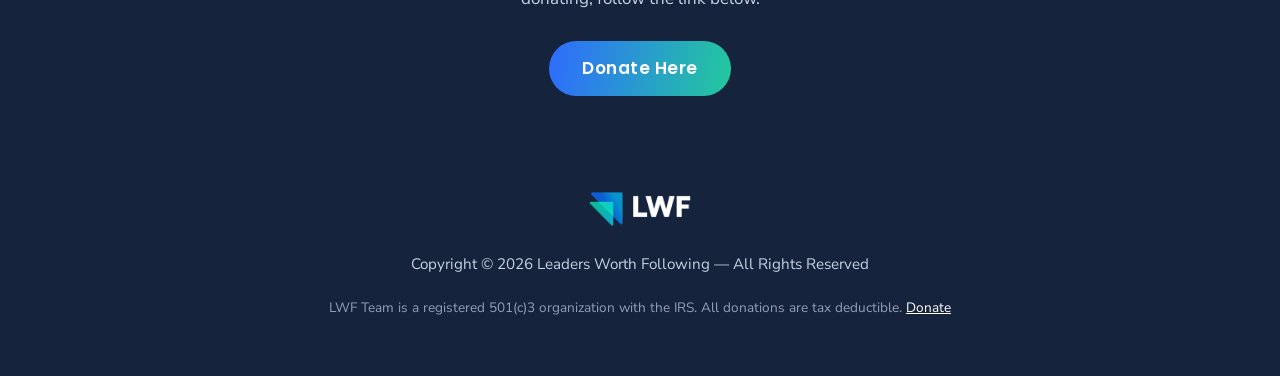
<file: schools.html>
<!DOCTYPE html>
<html lang="en">
<head>
  <meta charset="utf-8">
  <meta name="viewport" content="width=device-width, initial-scale=1">
  <title>Schools | Leaders Worth Following</title>
  <meta name="description" content="Enhance your ministry in Christian education. Equipping and training leaders and staff in Christian schools.">
  <link rel="icon" type="image/png" href="/assets/img/favicon.png">
  <link rel="preconnect" href="https://fonts.googleapis.com">
  <link rel="preconnect" href="https://fonts.gstatic.com" crossorigin>
  <link href="https://fonts.googleapis.com/css2?family=Nunito+Sans:wght@400;600;700&family=Poppins:wght@600;700&display=swap" rel="stylesheet">
  <link rel="stylesheet" href="/assets/css/style.css">
</head>
<body>
  <header class="site-header">
    <div class="wrap">
      <a class="brand" href="/"><img src="/assets/img/lwf-logo-white.png" alt="Leaders Worth Following"></a>
      <nav class="site-nav">
        <a href="/">Home</a>
        <a href="/coaches">Coaches</a>
        <a href="/schools">Schools</a>
        <a href="/corporate">Corporate</a>
        <a href="/resources">Resources</a>
        <a href="/contact">Contact</a>
        <a class="donate" href="/donate">Donate</a>
      </nav>
    </div>
  </header>

  <section class="page-title">
    <h1>Enhance Your Ministry in Christian Education</h1>
    <hr class="rule">
    <p class="lede">Equipping and training leaders and sta&#64257; in Christian schools</p>
  </section>

  <section class="cta-band" style="margin-top:3rem">
    <h2>School and Leadership Survey</h2>
    <p>Assess the five key leadership areas and pinpoint a growth focus area for your school.</p>
    <a class="btn" href="https://docs.google.com/forms/d/1Y5gK6xnKeJTYQm6YC7nAIMJNnp5cpR3-_uj0B-zrtOY/viewform">Take the 5 Minute Survey</a>
  </section>

  <section>
    <div class="wrap">
      <div class="section-head">
        <h2>The 5 Key Leadership Areas</h2>
        <hr class="rule">
      </div>
      <div class="card-grid">
        <div class="card">
          <h3>Communication</h3>
          <p>Ensure clarity of communication to promote an e&#64256;ective flow of message/feedback.</p>
        </div>
        <div class="card">
          <h3>Relationships</h3>
          <p>Cultivate a positive school culture based on trust, teamwork, and mutual respect.</p>
        </div>
        <div class="card">
          <h3>Alignment</h3>
          <p>Align curriculum, policies, and school activities with the school&rsquo;s mission and values.</p>
        </div>
        <div class="card">
          <h3>Execution</h3>
          <p>Ensure that both day-to-day operations and educational outcomes meet expectations.</p>
        </div>
        <div class="card">
          <h3>Capacity</h3>
          <p>Manage workloads and invest in professional development. Match high challenge with high support.</p>
        </div>
      </div>
    </div>
  </section>

  <section class="alt">
    <div class="wrap cols-2" style="align-items:start">
      <div>
        <h2>What are the benefits?</h2>
        <ul>
          <li>Alignment and implementation of your school vision and values</li>
          <li>Simple and scalable communication tools</li>
          <li>Clarity in relationships for staff and parents</li>
          <li>Measurable retention of students and teachers</li>
          <li>Joyful and peaceful school culture and climate</li>
        </ul>
      </div>
      <div>
        <h2>What do we offer?</h2>
        <ul>
          <li>Cohort Groups through Zoom</li>
          <li>Ongoing support throughout the year</li>
          <li>School climate and culture assessment</li>
          <li>Online individual coaching/consulting</li>
          <li>Team development for faculty/staff</li>
          <li>Onsite visits (optional)</li>
        </ul>
      </div>
    </div>
  </section>

  <section>
    <div class="wrap" style="text-align:center">
      <h2>Pricing</h2>
      <p style="max-width:40em;margin:0 auto 1.5em">We have a scalable price structure tailored for each school. Let&rsquo;s talk about what that looks like. We are here to help grow and engage schools, not profit from them.</p>
      <a class="btn" href="/contact">Contact Us</a>
    </div>
  </section>

  <section class="alt">
    <div class="wrap">
      <div class="section-head">
        <h2>Who are we?</h2>
        <hr class="rule">
        <p class="lede">Keith and Trish provide schools with the practical tools to empower the leadership and sta&#64256;, to strengthen their mission, and to cultivate a sustainable legacy of academic and spiritual growth.</p>
      </div>
      <div class="coach">
        <img src="/assets/img/keith-headshot.jpg" alt="Keith Currie">
        <div>
          <h3>Keith Currie</h3>
          <p>Keith has his BS from Trevecca Nazarene University and his MS from George Peabody College for Teachers (Vanderbilt). He taught seven years as a secondary classroom teacher in the public school systems in Tennessee and in Alabama. In 1984, he became the principal of the start-up of Covenant Christian School, Mobile, AL, where he served for thirty-eight years. Local high schools competed for the 8th grade graduates from Covenant Christian because of their leadership and academic preparedness.</p>
          <p>Keith remains involved in education through the Herzog Foundation and American Association of Christian Schools as a mentor for Christian school start-ups. He also serves established schools in areas of administration, leadership, succession, teacher and team collaboration, and staff development.</p>
        </div>
      </div>
      <div class="coach">
        <img src="/assets/img/trish-headshot.jpg" alt="Trish Currie">
        <div>
          <h3>Trish Currie</h3>
          <p>Trish has her BS from San Francisco State with graduate studies from University of South Alabama, and is certified in the Otis-Gillingham Approach to language and reading.</p>
          <p>For twenty-nine years, Trish taught in public and private schools in California and Alabama, elementary and middle schools including administrative duties. An excellent classroom teacher and middle school language arts teacher, her students returned often to thank her for preparing them for the rigors of high school. Trish is a trained life/leadership coach and continues to mentor teachers, develop staff and faculty collaboration. She has also served in a counseling role in a new micro-school start-up.</p>
        </div>
      </div>
    </div>
  </section>

  <section class="cta-band">
    <h2>Support Keith and Trish</h2>
    <p>Keith and Trish are able to help Christian schools through the generosity of people who believe in their vision of helping Christian educators. If you are interested in donating, follow the link below.</p>
    <a class="btn" href="/donate">Donate Here</a>
  </section>

  <footer class="site-footer">
    <img src="/assets/img/lwf-logo-white.png" alt="">
    <p>Copyright &copy; 2026 Leaders Worth Following &mdash; All Rights Reserved</p>
    <p class="small">LWF Team is a registered 501(c)3 organization with the IRS. All donations are tax deductible. <a href="/donate">Donate</a></p>
  </footer>
</body>
</html>
</file>
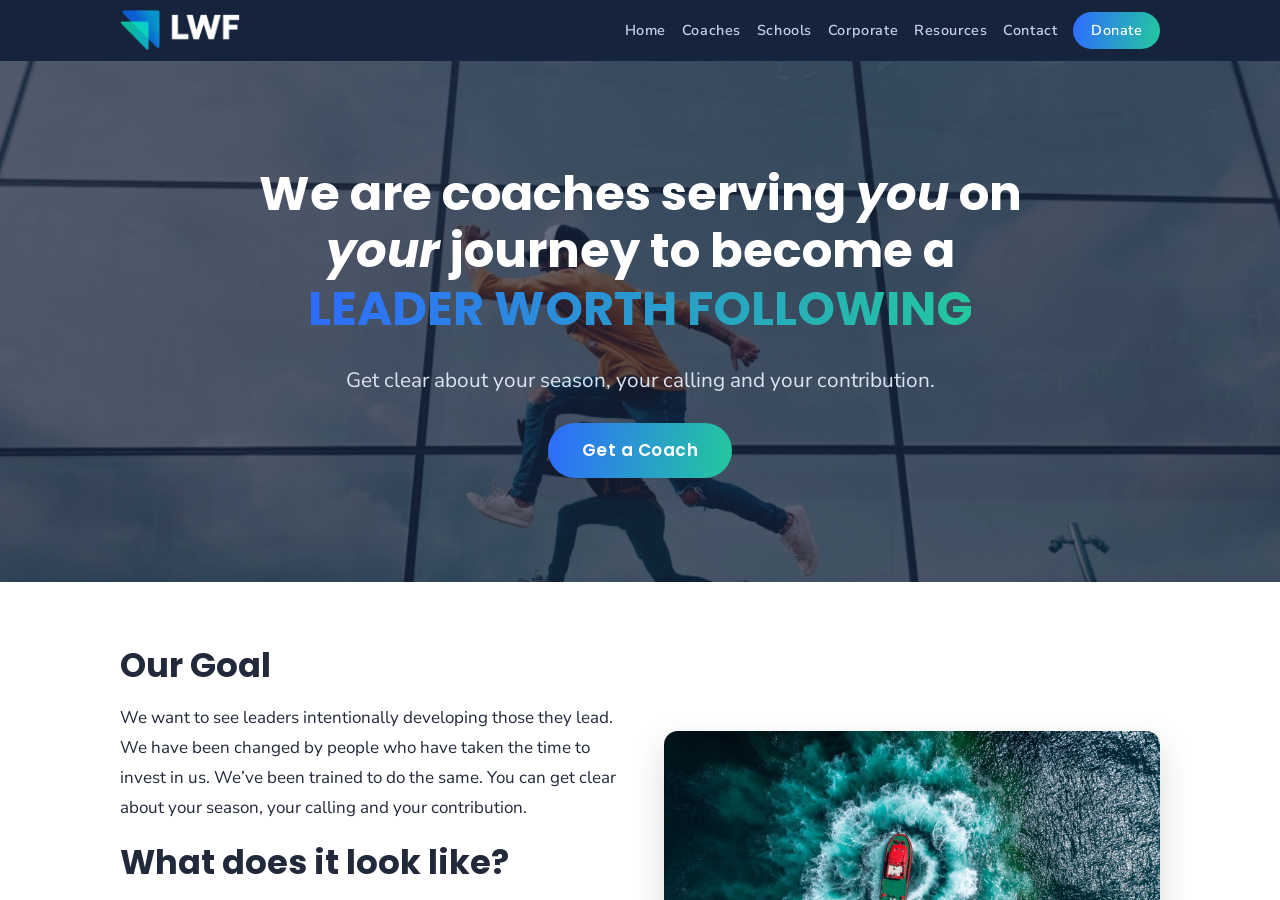
<file: trips.html>
<!DOCTYPE html>
<html lang="en">
<head>
  <meta charset="utf-8">
  <meta http-equiv="refresh" content="0; url=/">
  <link rel="canonical" href="https://lwf.team/">
  <title>Leaders Worth Following</title>
  <!-- Trips page hidden 2026-08: the South Asia 2026 trip is in the past.
       Restore from git history when a new trip is planned. -->
</head>
<body>
  <p>This page has moved to <a href="/">lwf.team</a>.</p>
</body>
</html>
</file>
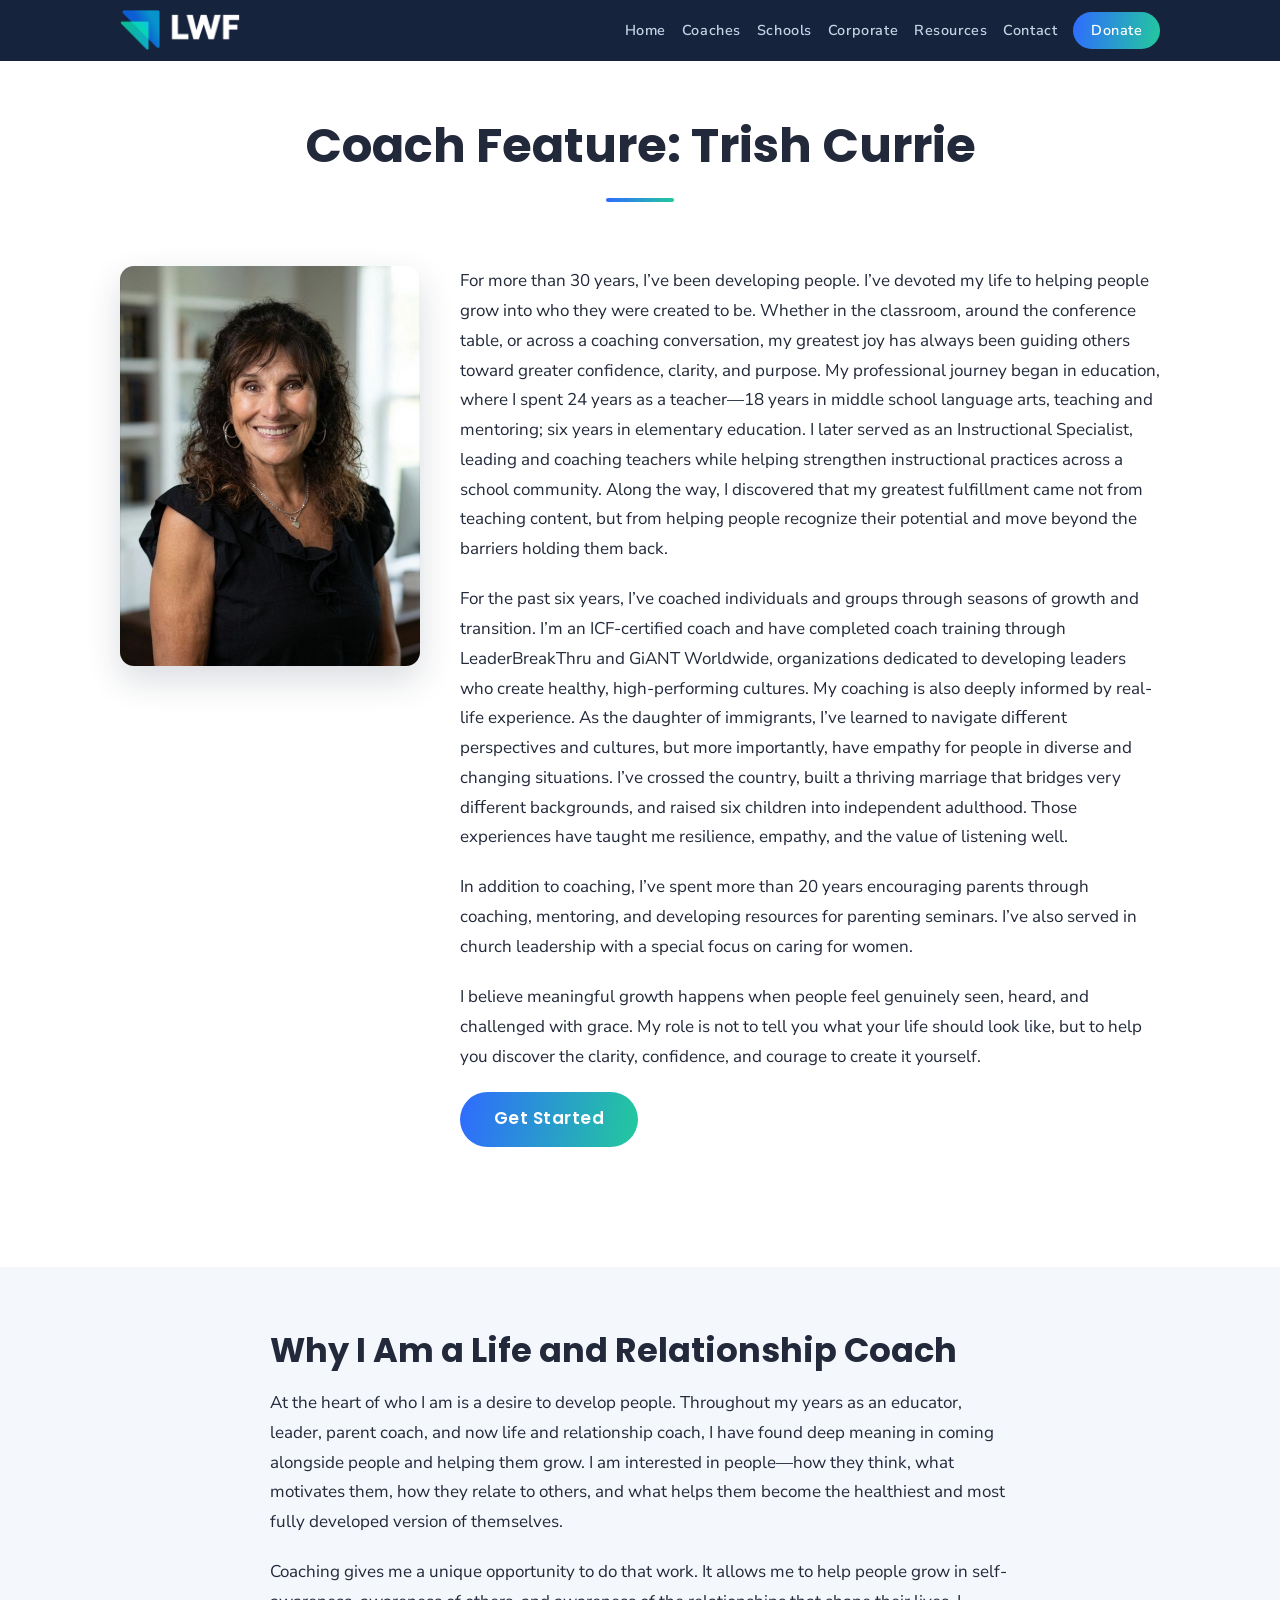
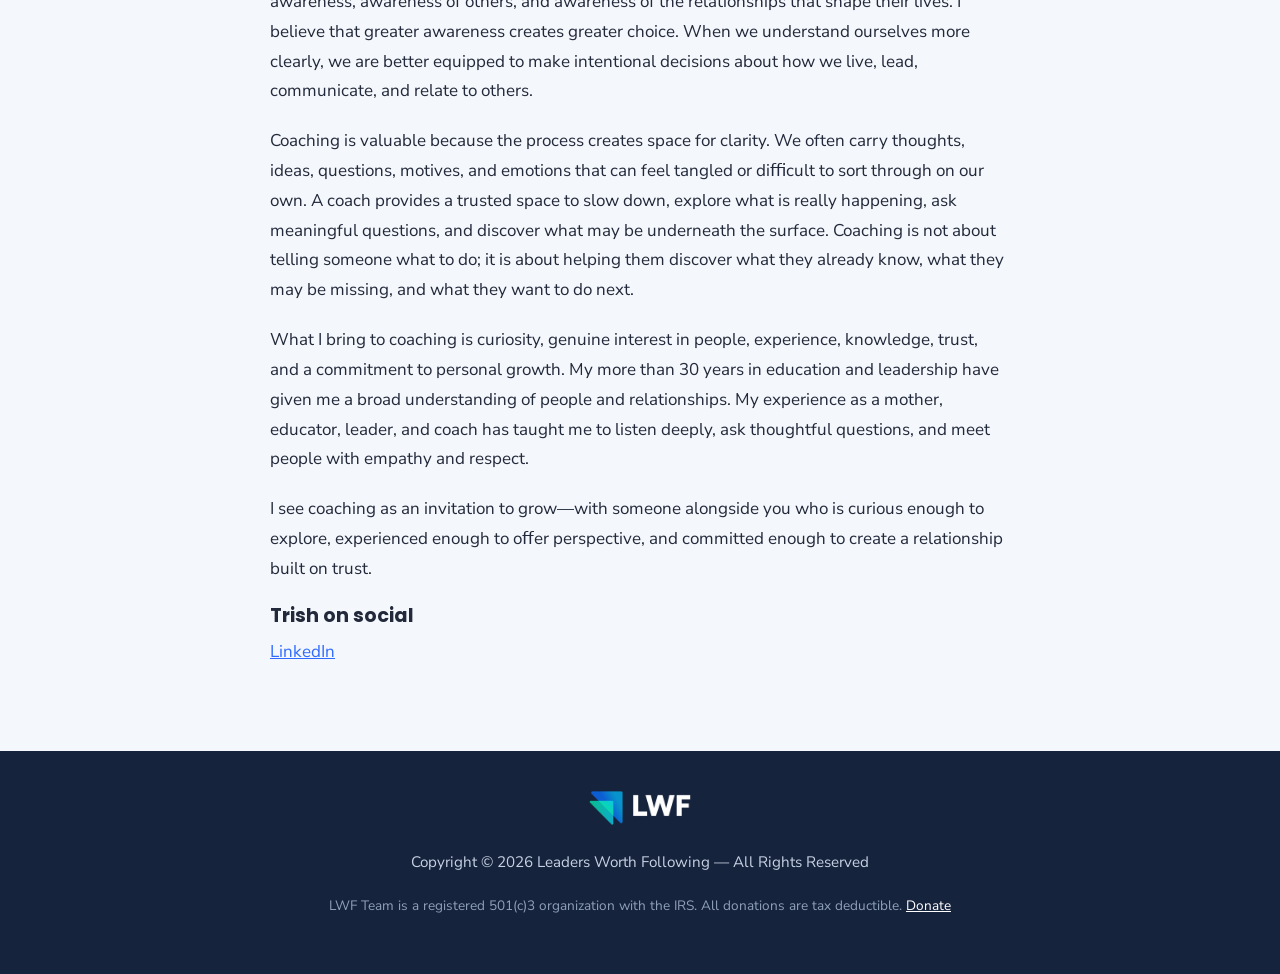
<file: trish-currie.html>
<!DOCTYPE html>
<html lang="en">
<head>
  <meta charset="utf-8">
  <meta name="viewport" content="width=device-width, initial-scale=1">
  <title>Coach Feature: Trish Currie | Leaders Worth Following</title>
  <meta name="description" content="Trish Currie — ICF-certified life and relationship coach with more than 30 years of experience developing people.">
  <link rel="icon" type="image/png" href="/assets/img/favicon.png">
  <link rel="preconnect" href="https://fonts.googleapis.com">
  <link rel="preconnect" href="https://fonts.gstatic.com" crossorigin>
  <link href="https://fonts.googleapis.com/css2?family=Nunito+Sans:wght@400;600;700&family=Poppins:wght@600;700&display=swap" rel="stylesheet">
  <link rel="stylesheet" href="/assets/css/style.css">
</head>
<body>
  <header class="site-header">
    <div class="wrap">
      <a class="brand" href="/"><img src="/assets/img/lwf-logo-white.png" alt="Leaders Worth Following"></a>
      <nav class="site-nav">
        <a href="/">Home</a>
        <a href="/coaches">Coaches</a>
        <a href="/schools">Schools</a>
        <a href="/corporate">Corporate</a>
        <a href="/resources">Resources</a>
        <a href="/contact">Contact</a>
        <a class="donate" href="/donate">Donate</a>
      </nav>
    </div>
  </header>

  <section class="page-title">
    <h1>Coach Feature: Trish Currie</h1>
    <hr class="rule">
  </section>

  <section>
    <div class="wrap">
      <div class="coach">
        <img src="/assets/img/coach-trish.jpg" alt="Trish Currie">
        <div>
          <p>For more than 30 years, I&rsquo;ve been developing people. I&rsquo;ve devoted my life to helping people grow into who they were created to be. Whether in the classroom, around the conference table, or across a coaching conversation, my greatest joy has always been guiding others toward greater confidence, clarity, and purpose. My professional journey began in education, where I spent 24 years as a teacher&mdash;18 years in middle school language arts, teaching and mentoring; six years in elementary education. I later served as an Instructional Specialist, leading and coaching teachers while helping strengthen instructional practices across a school community. Along the way, I discovered that my greatest fulfillment came not from teaching content, but from helping people recognize their potential and move beyond the barriers holding them back.</p>
          <p>For the past six years, I&rsquo;ve coached individuals and groups through seasons of growth and transition. I&rsquo;m an ICF-certified coach and have completed coach training through LeaderBreakThru and GiANT Worldwide, organizations dedicated to developing leaders who create healthy, high-performing cultures. My coaching is also deeply informed by real-life experience. As the daughter of immigrants, I&rsquo;ve learned to navigate di&#64256;erent perspectives and cultures, but more importantly, have empathy for people in diverse and changing situations. I&rsquo;ve crossed the country, built a thriving marriage that bridges very di&#64256;erent backgrounds, and raised six children into independent adulthood. Those experiences have taught me resilience, empathy, and the value of listening well.</p>
          <p>In addition to coaching, I&rsquo;ve spent more than 20 years encouraging parents through coaching, mentoring, and developing resources for parenting seminars. I&rsquo;ve also served in church leadership with a special focus on caring for women.</p>
          <p>I believe meaningful growth happens when people feel genuinely seen, heard, and challenged with grace. My role is not to tell you what your life should look like, but to help you discover the clarity, confidence, and courage to create it yourself.</p>
          <a class="btn" href="/contact">Get Started</a>
        </div>
      </div>
    </div>
  </section>

  <section class="alt">
    <div class="wrap" style="max-width:780px">
      <h2>Why I Am a Life and Relationship Coach</h2>
      <p>At the heart of who I am is a desire to develop people. Throughout my years as an educator, leader, parent coach, and now life and relationship coach, I have found deep meaning in coming alongside people and helping them grow. I am interested in people&mdash;how they think, what motivates them, how they relate to others, and what helps them become the healthiest and most fully developed version of themselves.</p>
      <p>Coaching gives me a unique opportunity to do that work. It allows me to help people grow in self-awareness, awareness of others, and awareness of the relationships that shape their lives. I believe that greater awareness creates greater choice. When we understand ourselves more clearly, we are better equipped to make intentional decisions about how we live, lead, communicate, and relate to others.</p>
      <p>Coaching is valuable because the process creates space for clarity. We often carry thoughts, ideas, questions, motives, and emotions that can feel tangled or di&#64259;cult to sort through on our own. A coach provides a trusted space to slow down, explore what is really happening, ask meaningful questions, and discover what may be underneath the surface. Coaching is not about telling someone what to do; it is about helping them discover what they already know, what they may be missing, and what they want to do next.</p>
      <p>What I bring to coaching is curiosity, genuine interest in people, experience, knowledge, trust, and a commitment to personal growth. My more than 30 years in education and leadership have given me a broad understanding of people and relationships. My experience as a mother, educator, leader, and coach has taught me to listen deeply, ask thoughtful questions, and meet people with empathy and respect.</p>
      <p>I see coaching as an invitation to grow&mdash;with someone alongside you who is curious enough to explore, experienced enough to o&#64256;er perspective, and committed enough to create a relationship built on trust.</p>
      <h3>Trish on social</h3>
      <p><a href="https://www.linkedin.com/in/trishcurrie/">LinkedIn</a></p>
    </div>
  </section>

  <footer class="site-footer">
    <img src="/assets/img/lwf-logo-white.png" alt="">
    <p>Copyright &copy; 2026 Leaders Worth Following &mdash; All Rights Reserved</p>
    <p class="small">LWF Team is a registered 501(c)3 organization with the IRS. All donations are tax deductible. <a href="/donate">Donate</a></p>
  </footer>
</body>
</html>
</file>
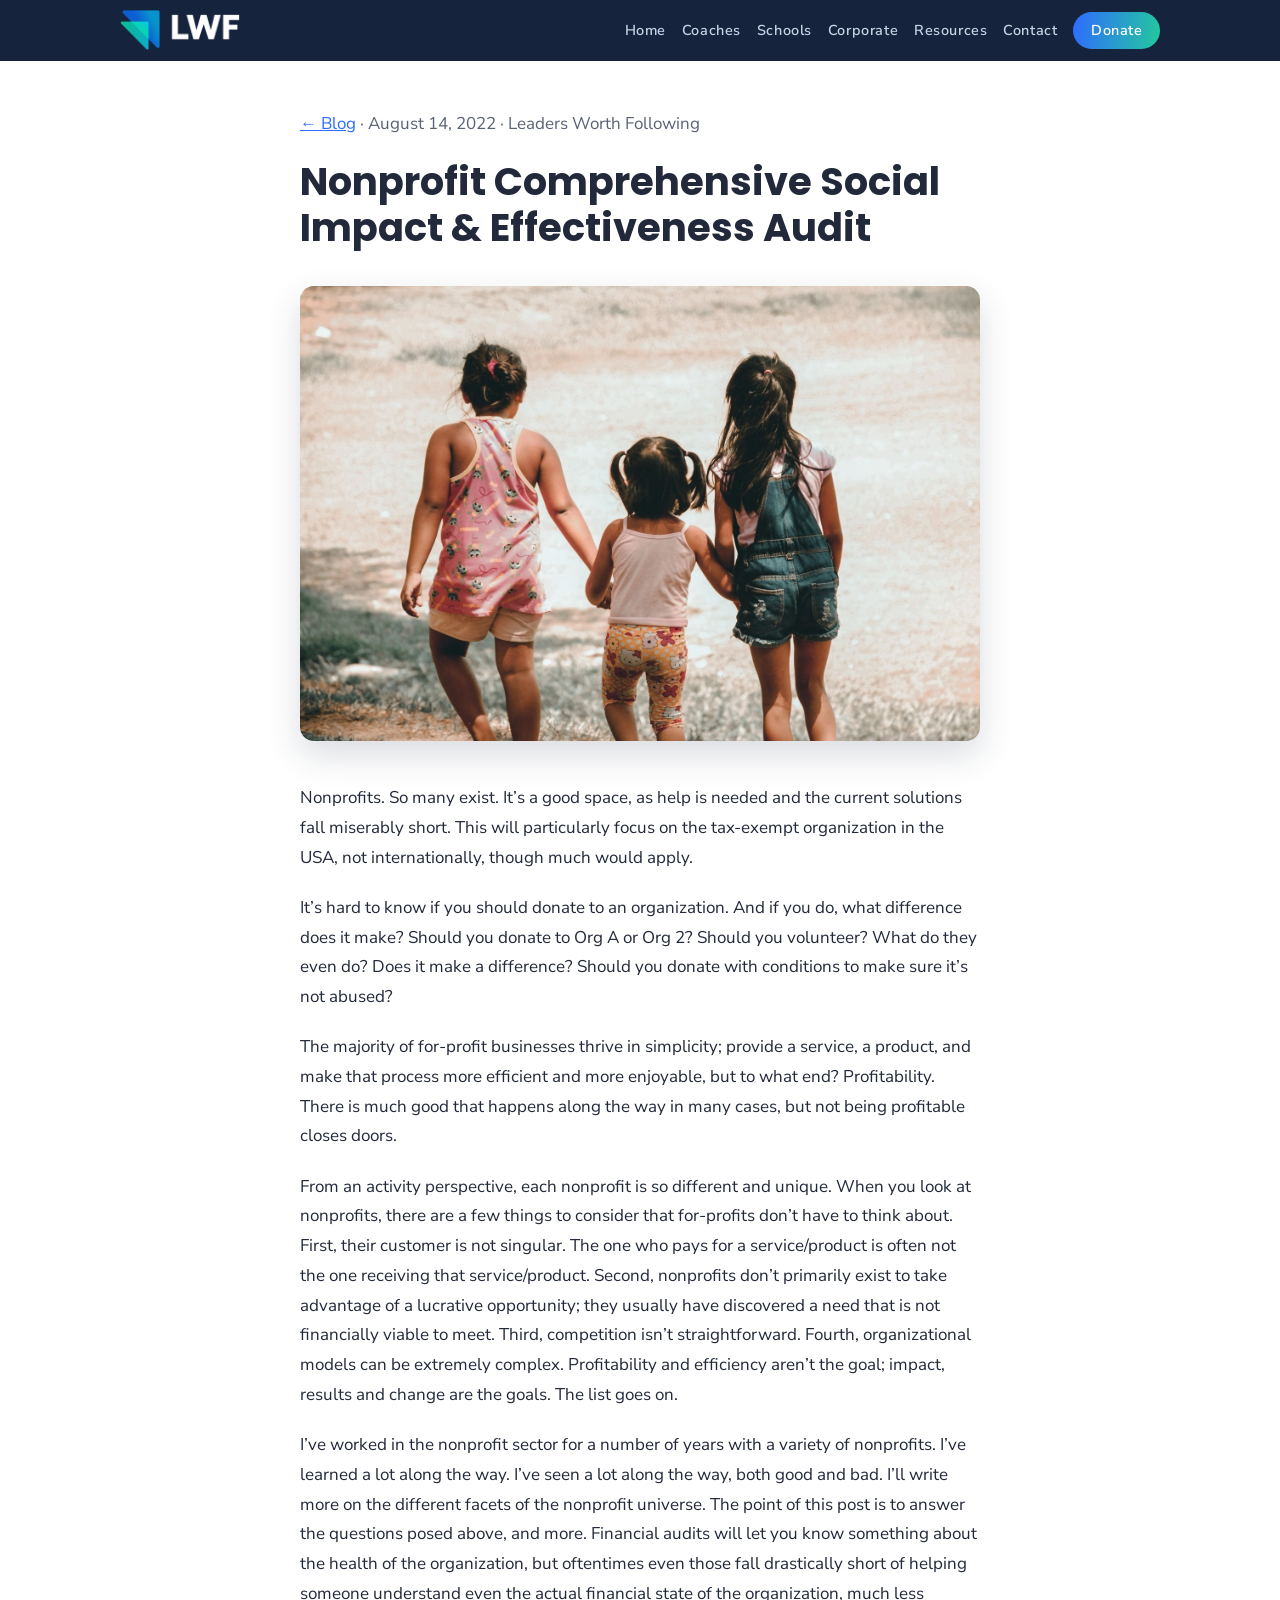
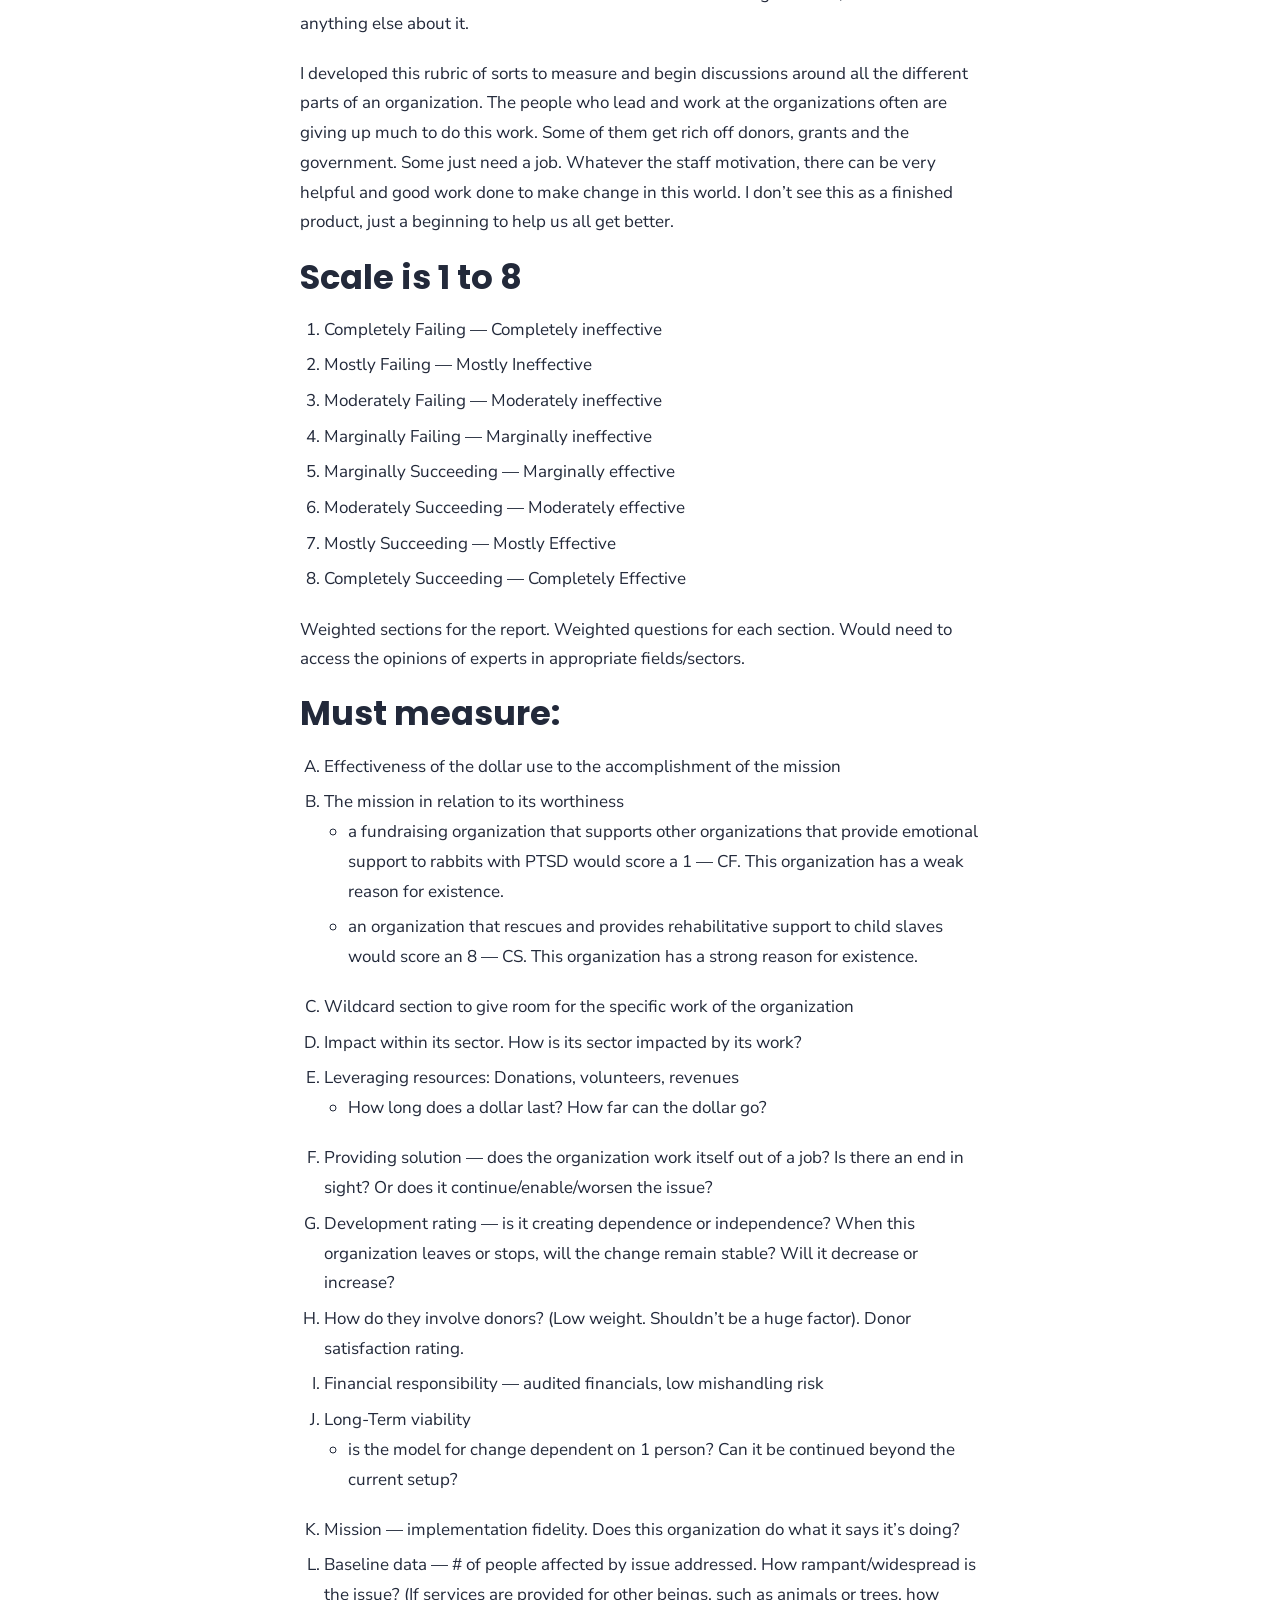
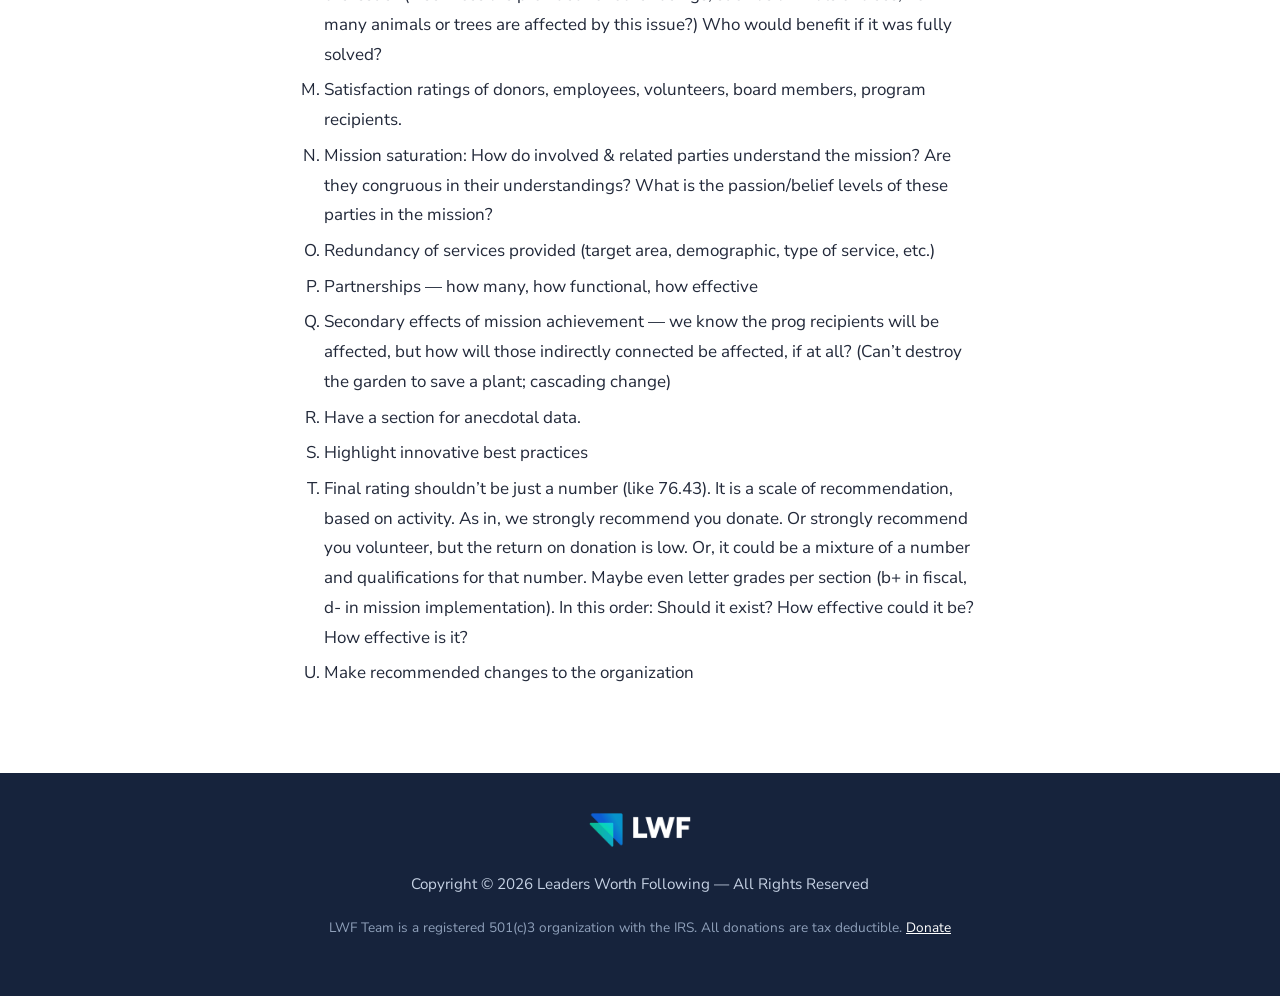
<file: blog/f/nonprofit-comprehensive-social-impact-effectiveness-audit.html>
<!DOCTYPE html>
<html lang="en">
<head>
  <meta charset="utf-8">
  <meta name="viewport" content="width=device-width, initial-scale=1">
  <title>Nonprofit Comprehensive Social Impact &amp; Effectiveness Audit | Leaders Worth Following</title>
  <meta name="description" content="Nonprofits. So many exist. It's a good space, as help is needed and the current solutions fall miserably short. A rubric for measuring nonprofit effectiveness.">
  <meta name="author" content="Leaders Worth Following">
  <link rel="canonical" href="https://lwf.team/blog/f/nonprofit-comprehensive-social-impact-effectiveness-audit">
  <link rel="icon" type="image/png" href="/assets/img/favicon.png">
  <link rel="preconnect" href="https://fonts.googleapis.com">
  <link rel="preconnect" href="https://fonts.gstatic.com" crossorigin>
  <link href="https://fonts.googleapis.com/css2?family=Nunito+Sans:wght@400;600;700&family=Poppins:wght@600;700&display=swap" rel="stylesheet">
  <link rel="stylesheet" href="/assets/css/style.css">
</head>
<body>
  <header class="site-header">
    <div class="wrap">
      <a class="brand" href="/"><img src="/assets/img/lwf-logo-white.png" alt="Leaders Worth Following"></a>
      <nav class="site-nav">
        <a href="/">Home</a>
        <a href="/coaches">Coaches</a>
        <a href="/schools">Schools</a>
        <a href="/corporate">Corporate</a>
        <a href="/resources">Resources</a>
        <a href="/contact">Contact</a>
        <a class="donate" href="/donate">Donate</a>
      </nav>
    </div>
  </header>

  <article class="article">
    <p class="date"><a href="/blog">&larr; Blog</a> &middot; August 14, 2022 &middot; Leaders Worth Following</p>
    <h1>Nonprofit Comprehensive Social Impact &amp; Effectiveness Audit</h1>
    <img class="rounded" src="/assets/img/blog-nonprofit.jpg" alt="An adult and child walking together outdoors" style="margin:1rem 0 2rem">

    <p>Nonprofits. So many exist. It&rsquo;s a good space, as help is needed and the current solutions fall miserably short. This will particularly focus on the tax-exempt organization in the USA, not internationally, though much would apply.</p>
    <p>It&rsquo;s hard to know if you should donate to an organization. And if you do, what difference does it make? Should you donate to Org A or Org 2? Should you volunteer? What do they even do? Does it make a difference? Should you donate with conditions to make sure it&rsquo;s not abused?</p>
    <p>The majority of for-profit businesses thrive in simplicity; provide a service, a product, and make that process more efficient and more enjoyable, but to what end? Profitability. There is much good that happens along the way in many cases, but not being profitable closes doors.</p>
    <p>From an activity perspective, each nonprofit is so different and unique. When you look at nonprofits, there are a few things to consider that for-profits don&rsquo;t have to think about. First, their customer is not singular. The one who pays for a service/product is often not the one receiving that service/product. Second, nonprofits don&rsquo;t primarily exist to take advantage of a lucrative opportunity; they usually have discovered a need that is not financially viable to meet. Third, competition isn&rsquo;t straightforward. Fourth, organizational models can be extremely complex. Profitability and efficiency aren&rsquo;t the goal; impact, results and change are the goals. The list goes on.</p>
    <p>I&rsquo;ve worked in the nonprofit sector for a number of years with a variety of nonprofits. I&rsquo;ve learned a lot along the way. I&rsquo;ve seen a lot along the way, both good and bad. I&rsquo;ll write more on the different facets of the nonprofit universe. The point of this post is to answer the questions posed above, and more. Financial audits will let you know something about the health of the organization, but oftentimes even those fall drastically short of helping someone understand even the actual financial state of the organization, much less anything else about it.</p>
    <p>I developed this rubric of sorts to measure and begin discussions around all the different parts of an organization. The people who lead and work at the organizations often are giving up much to do this work. Some of them get rich off donors, grants and the government. Some just need a job. Whatever the staff motivation, there can be very helpful and good work done to make change in this world. I don&rsquo;t see this as a finished product, just a beginning to help us all get better.</p>

    <h2>Scale is 1 to 8</h2>
    <ol>
      <li>Completely Failing &mdash; Completely ineffective</li>
      <li>Mostly Failing &mdash; Mostly Ineffective</li>
      <li>Moderately Failing &mdash; Moderately ineffective</li>
      <li>Marginally Failing &mdash; Marginally ineffective</li>
      <li>Marginally Succeeding &mdash; Marginally effective</li>
      <li>Moderately Succeeding &mdash; Moderately effective</li>
      <li>Mostly Succeeding &mdash; Mostly Effective</li>
      <li>Completely Succeeding &mdash; Completely Effective</li>
    </ol>
    <p>Weighted sections for the report. Weighted questions for each section. Would need to access the opinions of experts in appropriate fields/sectors.</p>

    <h2>Must measure:</h2>
    <ol type="A">
      <li>Effectiveness of the dollar use to the accomplishment of the mission</li>
      <li>The mission in relation to its worthiness
        <ul>
          <li>a fundraising organization that supports other organizations that provide emotional support to rabbits with PTSD would score a 1 &mdash; CF. This organization has a weak reason for existence.</li>
          <li>an organization that rescues and provides rehabilitative support to child slaves would score an 8 &mdash; CS. This organization has a strong reason for existence.</li>
        </ul>
      </li>
      <li>Wildcard section to give room for the specific work of the organization</li>
      <li>Impact within its sector. How is its sector impacted by its work?</li>
      <li>Leveraging resources: Donations, volunteers, revenues
        <ul><li>How long does a dollar last? How far can the dollar go?</li></ul>
      </li>
      <li>Providing solution &mdash; does the organization work itself out of a job? Is there an end in sight? Or does it continue/enable/worsen the issue?</li>
      <li>Development rating &mdash; is it creating dependence or independence? When this organization leaves or stops, will the change remain stable? Will it decrease or increase?</li>
      <li>How do they involve donors? (Low weight. Shouldn&rsquo;t be a huge factor). Donor satisfaction rating.</li>
      <li>Financial responsibility &mdash; audited financials, low mishandling risk</li>
      <li>Long-Term viability
        <ul><li>is the model for change dependent on 1 person? Can it be continued beyond the current setup?</li></ul>
      </li>
      <li>Mission &mdash; implementation fidelity. Does this organization do what it says it&rsquo;s doing?</li>
      <li>Baseline data &mdash; # of people affected by issue addressed. How rampant/widespread is the issue? (If services are provided for other beings, such as animals or trees, how many animals or trees are affected by this issue?) Who would benefit if it was fully solved?</li>
      <li>Satisfaction ratings of donors, employees, volunteers, board members, program recipients.</li>
      <li>Mission saturation: How do involved &amp; related parties understand the mission? Are they congruous in their understandings? What is the passion/belief levels of these parties in the mission?</li>
      <li>Redundancy of services provided (target area, demographic, type of service, etc.)</li>
      <li>Partnerships &mdash; how many, how functional, how effective</li>
      <li>Secondary effects of mission achievement &mdash; we know the prog recipients will be affected, but how will those indirectly connected be affected, if at all? (Can&rsquo;t destroy the garden to save a plant; cascading change)</li>
      <li>Have a section for anecdotal data.</li>
      <li>Highlight innovative best practices</li>
      <li>Final rating shouldn&rsquo;t be just a number (like 76.43). It is a scale of recommendation, based on activity. As in, we strongly recommend you donate. Or strongly recommend you volunteer, but the return on donation is low. Or, it could be a mixture of a number and qualifications for that number. Maybe even letter grades per section (b+ in fiscal, d- in mission implementation). In this order: Should it exist? How effective could it be? How effective is it?</li>
      <li>Make recommended changes to the organization</li>
    </ol>
  </article>

  <footer class="site-footer">
    <img src="/assets/img/lwf-logo-white.png" alt="">
    <p>Copyright &copy; 2026 Leaders Worth Following &mdash; All Rights Reserved</p>
    <p class="small">LWF Team is a registered 501(c)3 organization with the IRS. All donations are tax deductible. <a href="/donate">Donate</a></p>
  </footer>
</body>
</html>
</file>
<file: assets/css/style.css>
/* Leaders Worth Following — design system
   Palette from the LWF mark: deep navy, bright blue → teal gradient. Warm, human, energetic. */
:root {
  --navy: #16233c;
  --navy-soft: #1f3252;
  --ink: #22293a;
  --ink-soft: #5a6275;
  --bg: #ffffff;
  --bg-alt: #f4f7fb;
  --line: #e2e8f1;
  --blue: #2f6bff;
  --teal: #23c99d;
  --grad: linear-gradient(100deg, #2f6bff, #23c99d);
  --head: "Poppins", "Segoe UI", sans-serif;
  --sans: "Nunito Sans", -apple-system, "Segoe UI", sans-serif;
}

* { box-sizing: border-box; }
html { scroll-behavior: smooth; }
body { margin: 0; font-family: var(--sans); font-size: 1.0625rem; line-height: 1.75; color: var(--ink); background: var(--bg); }
img { max-width: 100%; height: auto; }

h1, h2, h3, h4 { font-family: var(--head); font-weight: 700; line-height: 1.2; margin: 0 0 .5em; }
h1 { font-size: clamp(2rem, 5vw, 3rem); }
h2 { font-size: clamp(1.5rem, 3.4vw, 2.1rem); }
h3 { font-size: 1.2rem; }
p { margin: 0 0 1.2em; }
a { color: var(--blue); }

.wrap { max-width: 1080px; margin: 0 auto; padding: 0 1.25rem; }
.grad-text { background: var(--grad); -webkit-background-clip: text; background-clip: text; color: transparent; }

/* Header */
.site-header { background: var(--navy); position: sticky; top: 0; z-index: 20; }
.site-header .wrap { display: flex; align-items: center; justify-content: space-between; gap: 1rem; padding-top: .65rem; padding-bottom: .65rem; }
.brand { display: flex; align-items: center; gap: .6rem; text-decoration: none; }
.brand img { height: 40px; width: auto; }
.site-nav { display: flex; flex-wrap: wrap; gap: 1rem; align-items: center; }
.site-nav a { text-decoration: none; color: #c6d2e4; font-size: .9rem; font-weight: 600; letter-spacing: .04em; }
.site-nav a:hover { color: #fff; }
.site-nav a.donate { background: var(--grad); color: #fff; padding: .35rem 1.1rem; border-radius: 999px; }
@media (max-width: 860px) { .site-header .wrap { flex-direction: column; } .site-nav { justify-content: center; } }

/* Hero */
.hero { position: relative; color: #fff; text-align: center; padding: 6.5rem 1.25rem; background: var(--navy); overflow: hidden; }
.hero .bg { position: absolute; inset: 0; background-size: cover; background-position: center; opacity: .35; }
.hero .inner { position: relative; max-width: 46em; margin: 0 auto; }
.hero h1 { color: #fff; }
.hero p.lead { font-size: 1.3rem; color: #dbe4f2; }
.btn { display: inline-block; background: var(--grad); color: #fff; text-decoration: none; padding: .8rem 2.1rem; border-radius: 999px; font-family: var(--head); font-weight: 600; letter-spacing: .03em; }
.btn:hover { filter: brightness(1.08); }
.btn.outline { background: transparent; border: 2px solid var(--teal); color: var(--teal); }
.btn.outline:hover { background: var(--teal); color: #fff; filter: none; }

/* Sections */
section { padding: 4rem 0; }
.section-head { text-align: center; margin-bottom: 2.2rem; }
.section-head .rule { width: 68px; height: 4px; background: var(--grad); border: 0; border-radius: 2px; margin: 1rem auto 0; }
.alt { background: var(--bg-alt); }

.cols-2 { display: grid; grid-template-columns: 1fr 1fr; gap: 3rem; align-items: center; }
@media (max-width: 780px) { .cols-2 { grid-template-columns: 1fr; } }
.rounded { border-radius: 14px; box-shadow: 0 14px 34px rgba(22, 35, 60, .16); }
.rounded.fit { max-height: 420px; width: 100%; object-fit: cover; }

/* Cards */
.card-grid { display: grid; grid-template-columns: repeat(auto-fit, minmax(250px, 1fr)); gap: 1.4rem; }
.card { background: var(--bg); border: 1px solid var(--line); border-radius: 14px; padding: 1.7rem 1.5rem; }
.card h3 { margin-bottom: .4em; }
.card p { color: var(--ink-soft); margin-bottom: .6em; }

/* Coaches */
.coach { display: grid; grid-template-columns: 300px 1fr; gap: 2.5rem; align-items: start; margin-bottom: 3.5rem; }
.coach img { border-radius: 14px; box-shadow: 0 14px 34px rgba(22, 35, 60, .16); }
.coach h2 { margin-bottom: .3em; }
@media (max-width: 720px) { .coach { grid-template-columns: 1fr; } .coach img { max-width: 320px; } }

/* Link list (resources) */
.link-list { list-style: none; padding: 0; display: grid; gap: 1.1rem; }
.link-list li { background: var(--bg); border: 1px solid var(--line); border-left: 5px solid; border-image: var(--grad) 1; border-radius: 10px; padding: 1.2rem 1.5rem; }
.link-list h3 { margin-bottom: .3em; }
.link-list p { margin: 0; color: var(--ink-soft); }

/* Embeds */
.embed-center { display: flex; justify-content: center; padding: 1rem 0 2rem; }
.embed-center iframe { border: 0; width: 100%; max-width: 601px; min-height: 615px; }

/* Native forms (post silently to Google Forms) */
.nform { display: grid; gap: 1rem; margin: 1.5rem 0; text-align: left; }
.nform input {
  width: 100%;
  background: var(--bg);
  border: 1px solid var(--line);
  border-radius: 10px;
  padding: .9rem 1.1rem;
  font-family: var(--sans);
  font-size: 1rem;
  color: var(--ink);
  outline: none;
  transition: border-color .2s ease;
}
.nform input:focus { border-color: var(--blue); }
.nform .btn { border: 0; cursor: pointer; justify-self: center; }
.form-ok { font-family: var(--head); font-weight: 700; color: var(--teal); font-size: 1.15rem; }
.form-ok[hidden] { display: none; }
.nform[hidden] { display: none; }
/* newsletter capture on the dark band */
.band-form { display: flex; flex-wrap: wrap; gap: .9rem; justify-content: center; margin-top: .5rem; }
.band-form input {
  background: rgba(255, 255, 255, .08);
  border: 1px solid rgba(198, 210, 228, .35);
  border-radius: 999px;
  padding: .8rem 1.4rem;
  min-width: 260px;
  font-family: var(--sans);
  font-size: 1rem;
  color: #fff;
  outline: none;
  transition: border-color .2s ease;
}
.band-form input::placeholder { color: #9fb0ca; }
.band-form input:focus { border-color: var(--teal); }
.band-form .btn { border: 0; cursor: pointer; }
.cta-band .form-ok { color: var(--teal); }

/* Blog */
.post-card { display: block; background: var(--bg); border: 1px solid var(--line); border-radius: 14px; overflow: hidden; text-decoration: none; color: var(--ink); max-width: 640px; margin: 0 auto; transition: transform .15s ease, box-shadow .15s ease; }
.post-card:hover { transform: translateY(-3px); box-shadow: 0 14px 30px rgba(22, 35, 60, .12); }
.post-card img { width: 100%; aspect-ratio: 2 / 1; object-fit: cover; }
.post-card .pad { padding: 1.4rem 1.6rem; }
.post-card .date { color: var(--ink-soft); font-size: .9rem; }
.article { max-width: 720px; margin: 0 auto; padding: 3rem 1.25rem 4rem; }
.article .date { color: var(--ink-soft); }
.article h1 { font-size: clamp(1.7rem, 4vw, 2.4rem); }
.article ol, .article ul { margin: 0 0 1.2em; padding-left: 1.4em; }
.article li { margin-bottom: .35em; }

/* Page title */
.page-title { text-align: center; padding: 3.5rem 1.25rem 0; }
.page-title .rule { width: 68px; height: 4px; background: var(--grad); border: 0; border-radius: 2px; margin: 1rem auto 0; }
.page-title .lede { color: var(--ink-soft); max-width: 40em; margin: 1rem auto 0; }

/* CTA band */
.cta-band { background: var(--navy); color: #fff; text-align: center; padding: 3.5rem 1.25rem; }
.cta-band h2 { color: #fff; }
.cta-band p { color: #c6d2e4; max-width: 38em; margin: 0 auto 1.6em; }

/* Footer */
.site-footer { background: var(--navy); color: #c6d2e4; text-align: center; padding: 2.5rem 1.25rem; font-size: .95rem; }
.site-footer img { height: 34px; margin-bottom: 1rem; }
.site-footer a { color: #fff; }
.site-footer .small { font-size: .85rem; color: #8fa0ba; }
</file>
